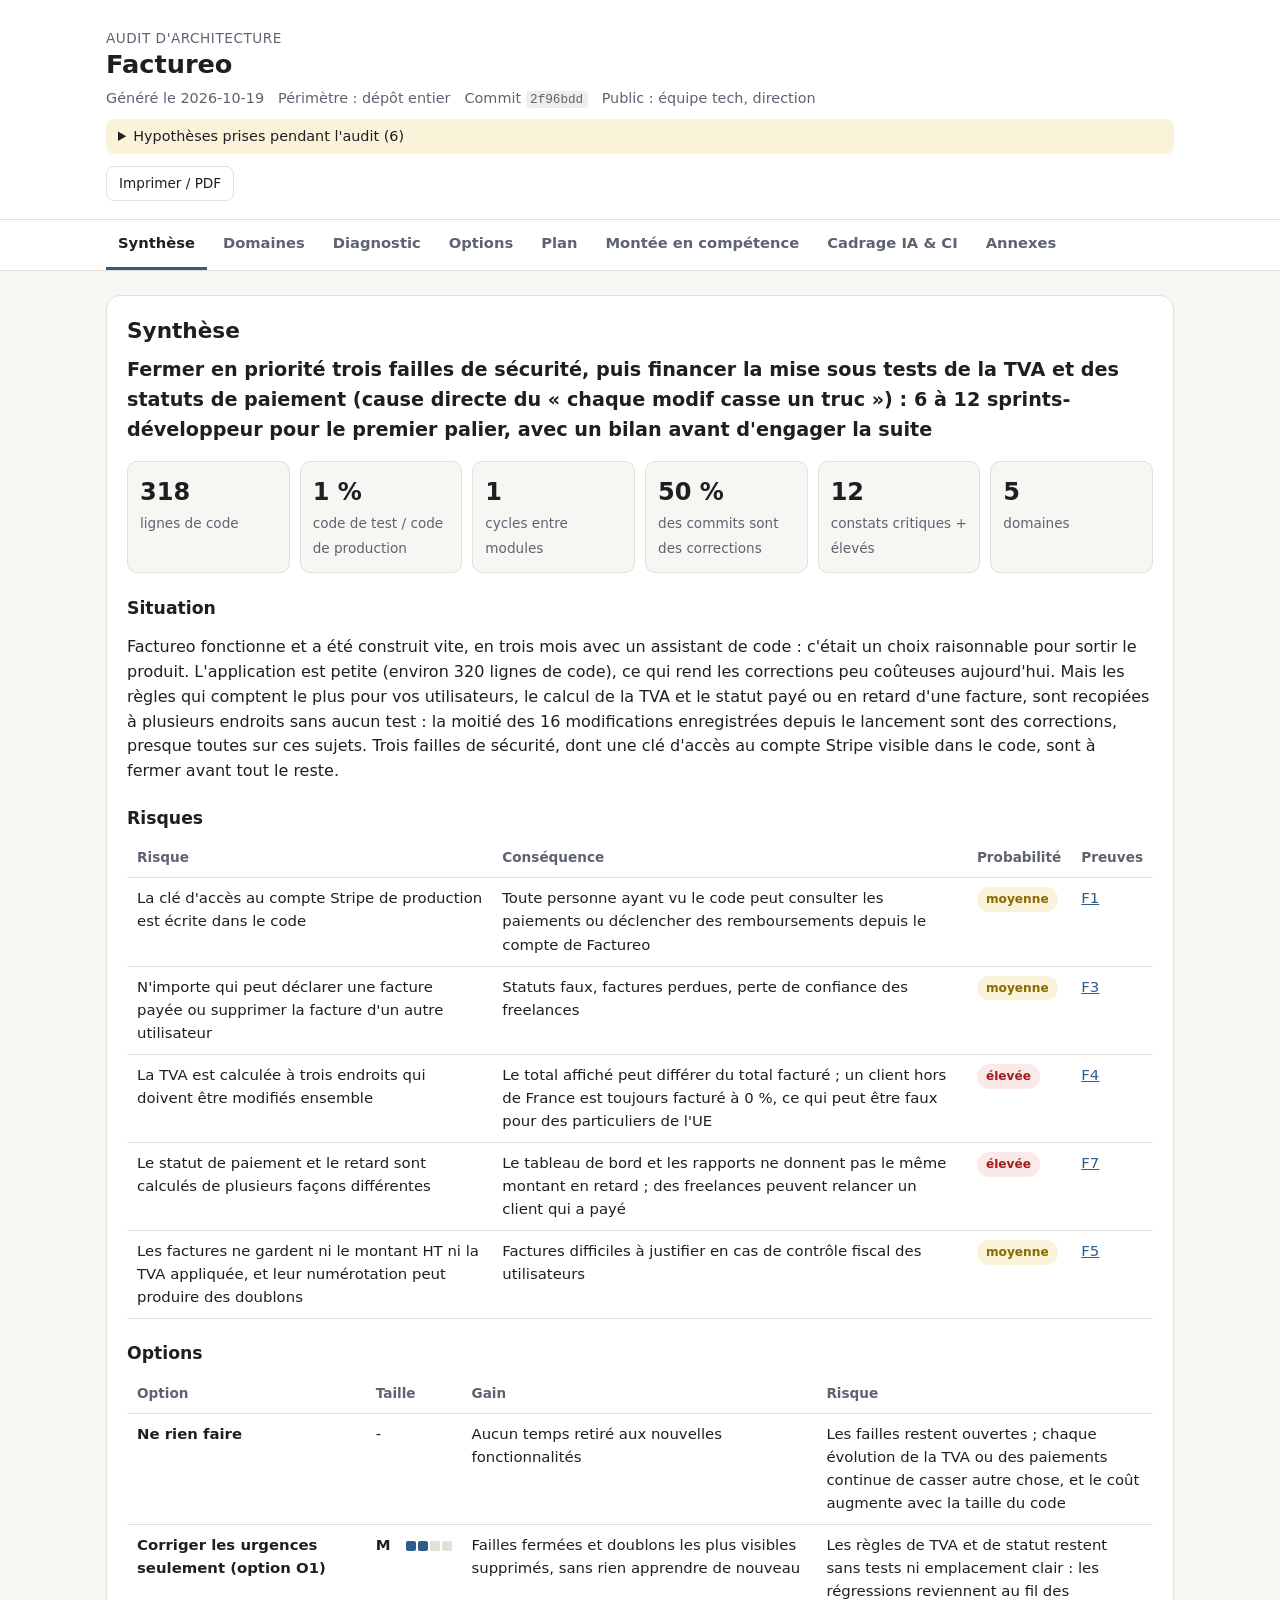
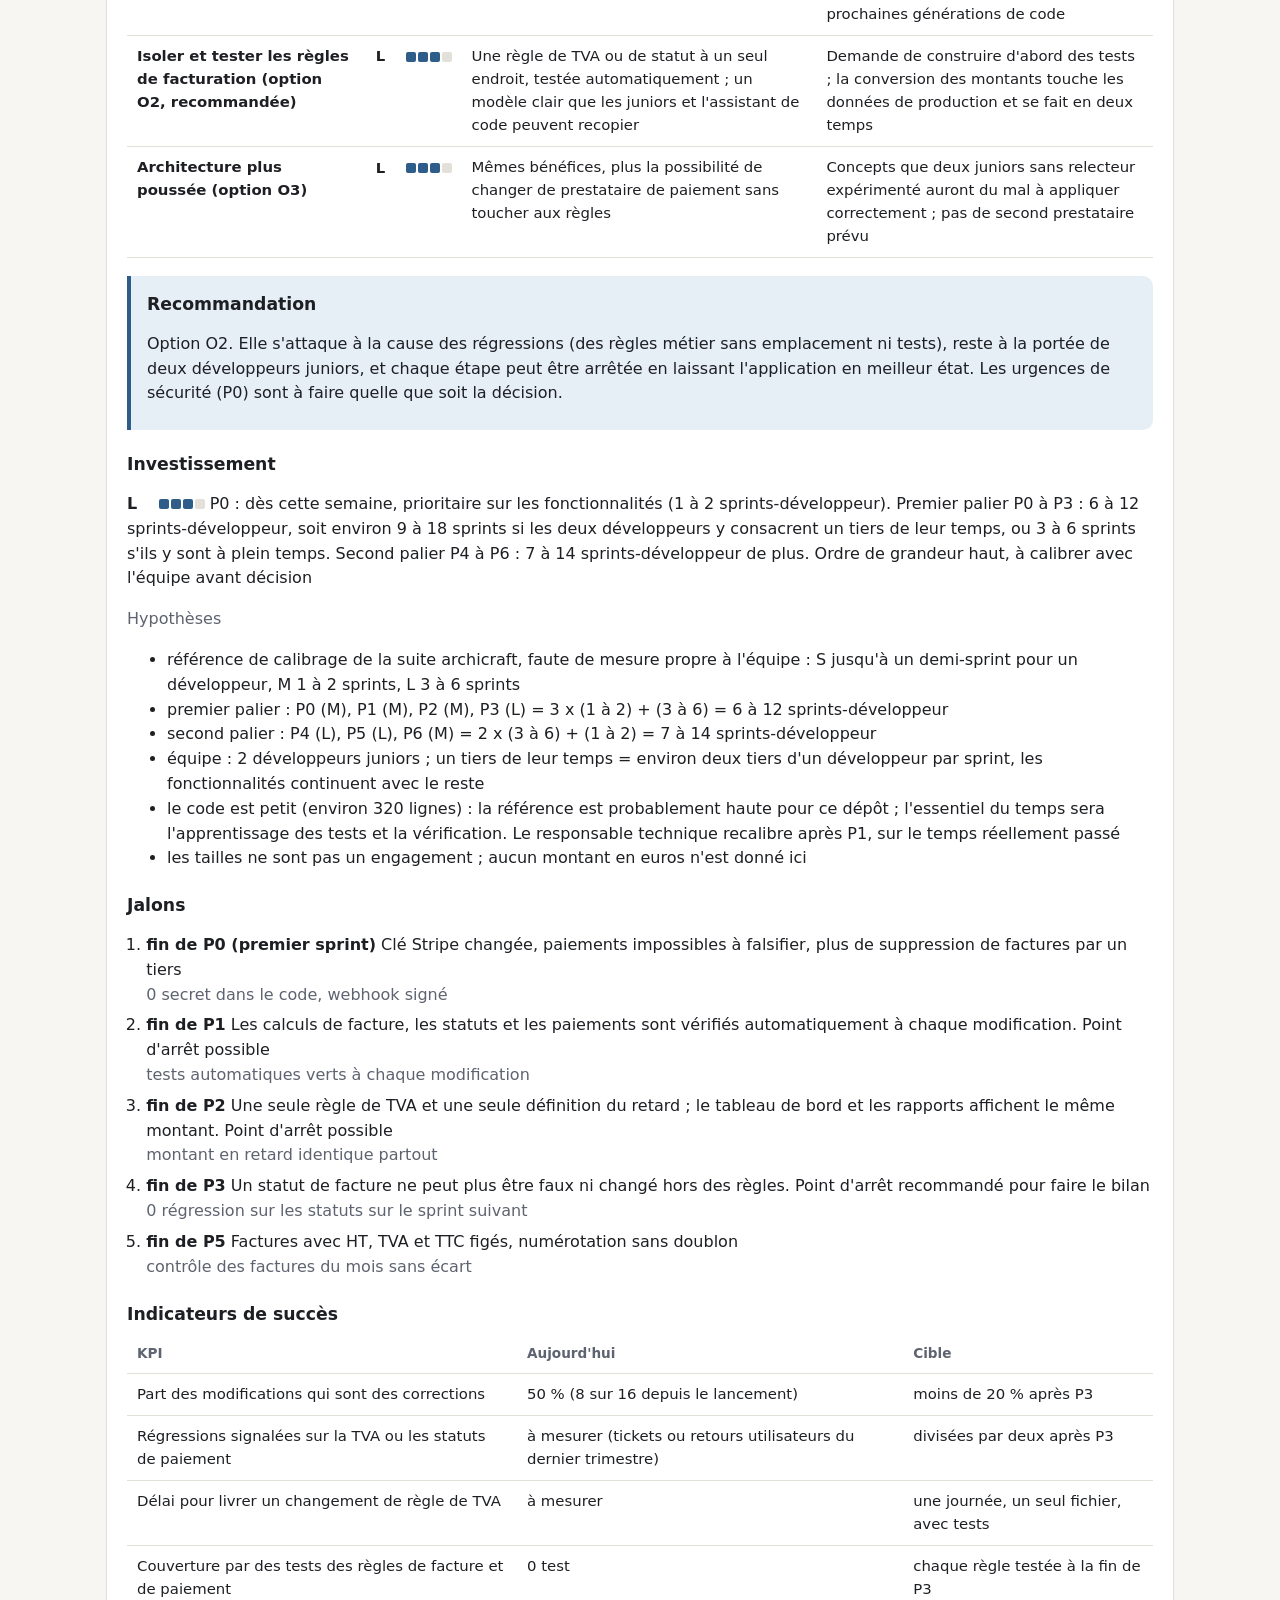
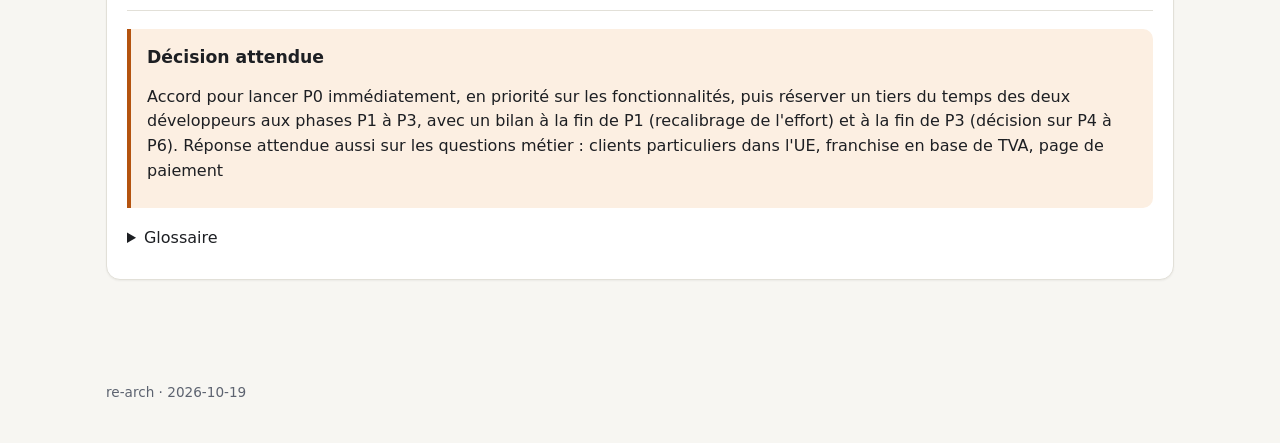
<file: docs/example/report-factureo.html>
<!doctype html>
<html lang="fr">
<head>
<meta charset="utf-8">
<meta name="viewport" content="width=device-width,initial-scale=1">
<title>Audit d&#x27;architecture · Factureo</title>
<style>
:root{--bg:#f7f6f2;--surface:#fff;--ink:#1d1f23;--muted:#5d6370;--line:#e2e0d8;--accent:#2f5d8a;--accent-soft:#e6eef6;
--crit:#9b1c1c;--crit-soft:#fbe9e9;--high:#b4530f;--high-soft:#fcefe2;--med:#8a6a00;--med-soft:#faf3d9;--low:#3f6b4e;--low-soft:#e7f2ea;
--core:#2f5d8a;--supporting:#5f7f5a;--generic:#8a7a5d;--technical:#7a7f8a;--ok-soft:#e7f2ea;--code:#f0eee8;--shadow:0 1px 2px rgba(0,0,0,.05)}
@media (prefers-color-scheme:dark){:root:not([data-theme="light"]){--bg:#15171b;--surface:#1d2026;--ink:#e8e6e1;--muted:#a0a6b1;--line:#30343c;--accent:#7fb0e0;--accent-soft:#1f2c3a;
--crit:#f08a8a;--crit-soft:#3a1f22;--high:#f0a868;--high-soft:#3a2a1c;--med:#e3c55a;--med-soft:#33301c;--low:#8cc79f;--low-soft:#1d3125;
--core:#7fb0e0;--supporting:#9cc493;--generic:#c9b68f;--technical:#a6abb6;--ok-soft:#1d3125;--code:#262a31}}
:root[data-theme="dark"]{--bg:#15171b;--surface:#1d2026;--ink:#e8e6e1;--muted:#a0a6b1;--line:#30343c;--accent:#7fb0e0;--accent-soft:#1f2c3a;
--crit:#f08a8a;--crit-soft:#3a1f22;--high:#f0a868;--high-soft:#3a2a1c;--med:#e3c55a;--med-soft:#33301c;--low:#8cc79f;--low-soft:#1d3125;
--core:#7fb0e0;--supporting:#9cc493;--generic:#c9b68f;--technical:#a6abb6;--ok-soft:#1d3125;--code:#262a31}
*{box-sizing:border-box}
html{-webkit-text-size-adjust:100%}
body{margin:0;background:var(--bg);color:var(--ink);font:16px/1.55 ui-sans-serif,system-ui,-apple-system,"Segoe UI",Roboto,"Helvetica Neue",Arial,sans-serif;overflow-x:hidden}
a{color:var(--accent)}
code{font:0.88em/1.4 ui-monospace,SFMono-Regular,Menlo,Consolas,monospace;background:var(--code);padding:.1em .35em;border-radius:4px;overflow-wrap:anywhere;word-break:break-word}
code.wrap{white-space:normal}
h1,h2,h3,h4{line-height:1.25;margin:1.4em 0 .5em}
h1{font-size:1.6rem;margin:0}
h2{font-size:1.35rem;margin-top:0}
h3{font-size:1.08rem}
h4{font-size:.95rem;color:var(--muted);margin:1em 0 .3em}
.wrapper{max-width:1100px;margin:0 auto;padding:0 16px}
header.top{padding:28px 0 18px;border-bottom:1px solid var(--line);background:var(--surface)}
header.top .kicker{color:var(--muted);font-size:.85rem;letter-spacing:.04em;text-transform:uppercase}
header.top .meta{color:var(--muted);font-size:.9rem;margin-top:6px;display:flex;flex-wrap:wrap;gap:4px 14px}
nav.tabs{position:sticky;top:0;z-index:10;background:var(--surface);border-bottom:1px solid var(--line)}
nav.tabs .wrapper{display:flex;gap:4px;overflow-x:auto;scrollbar-width:none;-webkit-overflow-scrolling:touch}
nav.tabs .wrapper::-webkit-scrollbar{display:none}
nav.tabs a{flex:0 0 auto;padding:12px 12px;color:var(--muted);text-decoration:none;font-weight:600;font-size:.92rem;border-bottom:3px solid transparent;white-space:nowrap}
nav.tabs a.on,nav.tabs a:hover{color:var(--ink);border-bottom-color:var(--accent)}
main{padding:24px 0 60px}
section.panel{background:var(--surface);border:1px solid var(--line);border-radius:14px;padding:22px 20px;margin:0 0 22px;box-shadow:var(--shadow);min-width:0}
.js section.panel{display:none}.js section.panel.on{display:block}
.headline{font-size:1.2rem;font-weight:600;margin:0 0 16px}
.muted{color:var(--muted)}
.tiles{display:grid;grid-template-columns:repeat(auto-fit,minmax(130px,1fr));gap:10px;margin:8px 0 6px}
.tile{background:var(--bg);border:1px solid var(--line);border-radius:10px;padding:12px}
.tile b{display:block;font-size:1.5rem;font-variant-numeric:tabular-nums}
.tile span{color:var(--muted);font-size:.85rem}
.callout{border-left:4px solid var(--accent);background:var(--accent-soft);padding:4px 16px 8px;border-radius:0 10px 10px 0;margin:18px 0}
.callout h3{margin-top:.8em}
.callout.decision{border-color:var(--high);background:var(--high-soft)}
.callout.ok{border-color:var(--low);background:var(--ok-soft)}
table{width:100%;border-collapse:collapse;font-size:.93rem;margin:6px 0 10px}
th,td{text-align:left;vertical-align:top;padding:9px 10px;border-bottom:1px solid var(--line)}
th{color:var(--muted);font-weight:600;font-size:.85rem}
.chip{display:inline-block;font-size:.76rem;font-weight:600;padding:2px 8px;border-radius:999px;background:var(--bg);border:1px solid var(--line);white-space:nowrap;vertical-align:middle}
.sev-critical.chip,.chip.lk-high{background:var(--crit-soft);color:var(--crit);border-color:transparent}
.sev-high.chip{background:var(--high-soft);color:var(--high);border-color:transparent}
.sev-medium.chip,.chip.lk-medium{background:var(--med-soft);color:var(--med);border-color:transparent}
.sev-low.chip,.chip.lk-low{background:var(--low-soft);color:var(--low);border-color:transparent}
.chip.rec{background:var(--accent-soft);color:var(--accent);border-color:transparent}
.chip.chosen{background:var(--accent);color:var(--surface);border-color:transparent;white-space:normal}
.chip.kind.k-core{color:var(--core)}.chip.kind.k-supporting{color:var(--supporting)}.chip.kind.k-generic{color:var(--generic)}.chip.kind.k-technical{color:var(--technical)}
.size{display:inline-flex;align-items:center;gap:6px;font-weight:700;vertical-align:middle}
.size b{min-width:1.6em}
.size .bars{display:inline-flex;gap:2px}
.size .bars i{width:10px;height:10px;border-radius:2px;background:var(--line)}
.size .bars i.on{background:var(--accent)}
.size-xl .bars i.on{background:var(--high)}
.cards{display:grid;grid-template-columns:repeat(auto-fill,minmax(min(100%,300px),1fr));gap:14px;margin-top:12px}
.cards.options{grid-template-columns:repeat(auto-fill,minmax(min(100%,330px),1fr))}
.card{border:1px solid var(--line);border-radius:12px;padding:14px 16px;background:var(--surface);min-width:0}
.card header{display:flex;flex-wrap:wrap;align-items:center;gap:6px 8px}
.card header h3,.card header h4{margin:0;flex:1 1 160px}
.card.dom{border-top:4px solid var(--technical)}
.card.dom.k-core{border-top-color:var(--core)}.card.dom.k-supporting{border-top-color:var(--supporting)}.card.dom.k-generic{border-top-color:var(--generic)}
.card.fuzzy{border-style:dashed}
.card.option.is-rec{border-color:var(--accent)}
.card.option.is-chosen{border-width:2px;border-color:var(--accent)}
.fid{font:600 .8rem ui-monospace,Menlo,monospace;color:var(--muted)}
.sizes{display:flex;flex-wrap:wrap;gap:10px 24px;background:var(--bg);border-radius:8px;padding:10px 12px;margin:10px 0}
.sizes .lbl{display:block;font-size:.78rem;color:var(--muted)}
.two{display:grid;grid-template-columns:1fr 1fr;gap:0 18px}
.two>div{min-width:0}
.filters{display:flex;flex-wrap:wrap;gap:6px;margin:14px 0}
.flt{font:inherit;font-size:.85rem;padding:5px 12px;border-radius:999px;border:1px solid var(--line);background:var(--surface);color:var(--ink);cursor:pointer}
.flt.on{background:var(--ink);color:var(--surface);border-color:var(--ink)}
details{margin:6px 0}
summary{cursor:pointer}
.finding{border:1px solid var(--line);border-left:4px solid var(--line);border-radius:10px;margin:8px 0;background:var(--surface)}
.finding.sev-critical{border-left-color:var(--crit)}.finding.sev-high{border-left-color:var(--high)}.finding.sev-medium{border-left-color:var(--med)}.finding.sev-low{border-left-color:var(--low)}
.finding>summary{display:flex;flex-wrap:wrap;align-items:baseline;gap:4px 8px;padding:12px 14px;list-style:none}
.finding>summary::-webkit-details-marker{display:none}
.finding>summary::before{content:"▸";color:var(--muted);font-size:.8rem}
.finding[open]>summary::before{content:"▾"}
.ftitle{flex:1 1 220px;font-weight:600;min-width:0}
.fdom{font-size:.85rem;width:100%;padding-left:1.1rem}
.fbody{padding:0 16px 14px}
ul.evidence,ul.files{padding-left:1.1rem}
ul.evidence li,ul.files li{margin:4px 0}
ul.checks{list-style:none;padding-left:0}
ul.checks li{padding-left:1.6em;position:relative;margin:5px 0}
ul.checks li::before{content:"";position:absolute;left:0;top:.25em;width:1em;height:1em;border:1.5px solid var(--muted);border-radius:3px}
ol.timeline{list-style:none;padding:0;margin:10px 0;position:relative}
ol.timeline::before{content:"";position:absolute;left:9px;top:6px;bottom:6px;width:2px;background:var(--line)}
.phase{position:relative;padding-left:34px;margin:0 0 18px}
.phase .dot{position:absolute;left:2px;top:14px;width:16px;height:16px;border-radius:50%;background:var(--surface);border:3px solid var(--accent)}
.phase.stop .dot{background:var(--accent)}
.pbody{border:1px solid var(--line);border-radius:12px;padding:12px 16px;min-width:0}
.pbody header{display:flex;flex-wrap:wrap;align-items:center;gap:6px 10px}
.pbody header h3{margin:0;flex:1 1 180px}
.meta{font-size:.85rem;color:var(--muted)}
.stopnote{font-weight:600;color:var(--accent)}
ol.milestones{padding-left:1.2rem}
ol.milestones li{margin:6px 0}
dl.ctx dt{font-weight:600;margin-top:8px}
dl.ctx dd{margin:2px 0 0}
.mapfig{margin:14px 0}
.dmap{width:100%;height:auto;display:block}
.map-narrow{display:none}
@media (max-width:640px){.map-wide{display:none}.map-narrow{display:block}}
.dmap .node rect{fill:var(--surface);stroke:var(--technical);stroke-width:2}
.dmap .node.k-core rect{stroke:var(--core);stroke-width:3;fill:var(--accent-soft)}
.dmap .node.k-supporting rect{stroke:var(--supporting)}
.dmap .node.k-generic rect{stroke:var(--generic)}
.dmap .node.c-low rect{stroke-dasharray:6 4}
.dmap .nt{font:600 16px ui-sans-serif,system-ui,sans-serif;fill:var(--ink);text-anchor:middle}
.dmap .ns{font:12px ui-sans-serif,system-ui,sans-serif;fill:var(--muted);text-anchor:middle}
.dmap .edge{fill:none;stroke:var(--muted);stroke-width:1.6;opacity:.75}
.dmap .edge.mutual{stroke:var(--high);stroke-width:2.2;opacity:1}
.dmap .edge.runtime{stroke-dasharray:5 4}
.dmap .ah{fill:var(--muted)}.dmap .ahw{fill:var(--high)}
.legend{display:flex;flex-wrap:wrap;gap:6px 16px;font-size:.82rem;color:var(--muted);margin-top:8px}
.legend span{display:inline-flex;align-items:center;gap:6px}
.legend .sw{width:14px;height:14px;border-radius:3px;border:2px solid var(--technical);display:inline-block}
.legend .sw.k-core{border-color:var(--core);background:var(--accent-soft)}.legend .sw.k-supporting{border-color:var(--supporting)}.legend .sw.k-generic{border-color:var(--generic)}
.legend .sw.dashed{border-style:dashed}
.legend .ln{width:22px;height:0;border-top:2px solid var(--muted);display:inline-block}
.legend .ln.mutual{border-top-color:var(--high)}
.legend .ln.dashed{border-top-style:dashed}
.dmap .appframe{fill:none;stroke:var(--line);stroke-width:2;stroke-dasharray:6 5}
.dmap .frame-label{font:600 13px ui-sans-serif,system-ui,sans-serif;fill:var(--muted)}
.dmap .nt.sm{font-size:14px}
.dmap .node.ext rect{fill:var(--bg);stroke:var(--muted);stroke-width:1.6}
.card.fine{border-left:4px solid var(--low)}
.fixsz{font-size:.78rem;color:var(--muted);display:inline-flex;align-items:center;gap:4px}
.fixsz .size .bars i{width:7px;height:7px}
.fit{display:inline-block;font-size:.8rem;font-weight:600;padding:2px 8px;border-radius:999px}
.fitp{background:var(--low-soft);color:var(--low)}.fitz{background:var(--bg);color:var(--muted)}.fitm{background:var(--crit-soft);color:var(--crit)}
.chip.t-better{background:var(--low-soft);color:var(--low)}.chip.t-worse{background:var(--crit-soft);color:var(--crit)}
.chip.st-done{background:var(--low-soft);color:var(--low)}.chip.st-in-progress{background:var(--accent-soft);color:var(--accent)}
.assume{margin-top:10px;font-size:.9rem;background:var(--med-soft);border-radius:8px;padding:6px 12px}
.assume ul{margin:6px 0}
footer{color:var(--muted);font-size:.85rem;padding:20px 0 40px}
.toolbar{display:flex;gap:8px;margin-top:12px}
.toolbar button{font:inherit;font-size:.85rem;padding:6px 12px;border:1px solid var(--line);border-radius:8px;background:var(--surface);color:var(--ink);cursor:pointer}
@media (max-width:640px){
 section.panel{padding:16px 14px;border-radius:12px}
 .two{grid-template-columns:1fr}
 table.stack thead{display:none}
 table.stack,table.stack tbody,table.stack tr,table.stack td{display:block;width:100%}
 table.stack tr{border:1px solid var(--line);border-radius:10px;margin:0 0 10px;padding:6px 10px}
 table.stack td{border:none;padding:4px 0}
 table.stack td::before{content:attr(data-l);display:block;font-size:.75rem;color:var(--muted);font-weight:600}
 h1{font-size:1.35rem}
}
@media print{
 nav.tabs,.toolbar,.filters{display:none!important}
 .js section.panel{display:block!important}
 section.panel{box-shadow:none;break-inside:auto}
 details{display:block}details>*{display:block}
 body{background:#fff}
}
</style>
</head>
<body>
<header class="top"><div class="wrapper">
<div class="kicker">Audit d&#x27;architecture</div>
<h1>Factureo</h1>
<div class="meta"><span>Généré le 2026-10-19</span><span>Périmètre : dépôt entier</span><span>Commit <code>2f96bdd</code></span><span>Public : équipe tech, direction</span></div>
<details class="assume"><summary>Hypothèses prises pendant l&#x27;audit (6)</summary><ul class=""><li>Personne disponible pour répondre : livrables en français, audience tech + associé non technique</li><li>Périmètre : dépôt entier</li><li>Pas d&#x27;exécution des scripts de build (--allow-build non utilisé) ; téléchargement d&#x27;outils d&#x27;analyse autorisé (--fetch-tools)</li><li>Facteurs qualité déduits de la demande (TVA, statuts de paiement, montée en compétence des juniors), non validés par l&#x27;équipe</li><li>Option O2 retenue par défaut (recommandée), en attente de validation</li><li>Domaines non validés par l&#x27;équipe (carte déduite du code)</li></ul></details>
<div class="toolbar"><button type="button" id="printbtn">Imprimer / PDF</button></div>
</div></header>
<nav class="tabs" aria-label="sections"><div class="wrapper"><a href="#summary">Synthèse</a><a href="#domains">Domaines</a><a href="#diagnosis">Diagnostic</a><a href="#options">Options</a><a href="#plan">Plan</a><a href="#academy">Montée en compétence</a><a href="#guardrails">Cadrage IA &amp; CI</a><a href="#appendix">Annexes</a></div></nav>
<main><div class="wrapper"><section class="panel" id="summary" aria-label="Synthèse"><h2>Synthèse</h2><p class="headline">Fermer en priorité trois failles de sécurité, puis financer la mise sous tests de la TVA et des statuts de paiement (cause directe du « chaque modif casse un truc ») : 6 à 12 sprints-développeur pour le premier palier, avec un bilan avant d&#x27;engager la suite</p><div class="tiles"><div class="tile"><b>318</b><span>lignes de code</span></div><div class="tile"><b>1 %</b><span>code de test / code de production</span></div><div class="tile"><b>1</b><span>cycles entre modules</span></div><div class="tile"><b>50 %</b><span>des commits sont des corrections</span></div><div class="tile"><b>12</b><span>constats critiques + élevés</span></div><div class="tile"><b>5</b><span>domaines</span></div></div><h3>Situation</h3><p>Factureo fonctionne et a été construit vite, en trois mois avec un assistant de code : c&#x27;était un choix raisonnable pour sortir le produit. L&#x27;application est petite (environ 320 lignes de code), ce qui rend les corrections peu coûteuses aujourd&#x27;hui. Mais les règles qui comptent le plus pour vos utilisateurs, le calcul de la TVA et le statut payé ou en retard d&#x27;une facture, sont recopiées à plusieurs endroits sans aucun test : la moitié des 16 modifications enregistrées depuis le lancement sont des corrections, presque toutes sur ces sujets. Trois failles de sécurité, dont une clé d&#x27;accès au compte Stripe visible dans le code, sont à fermer avant tout le reste.</p><h3>Risques</h3><table class="stack"><thead><tr><th>Risque</th><th>Conséquence</th><th>Probabilité</th><th>Preuves</th></tr></thead><tbody><tr><td data-l="Risque">La clé d&#x27;accès au compte Stripe de production est écrite dans le code</td><td data-l="Conséquence">Toute personne ayant vu le code peut consulter les paiements ou déclencher des remboursements depuis le compte de Factureo</td><td data-l="Probabilité"><span class="chip lk-medium">moyenne</span></td><td data-l="Preuves"><a href="#F1">F1</a></td></tr><tr><td data-l="Risque">N&#x27;importe qui peut déclarer une facture payée ou supprimer la facture d&#x27;un autre utilisateur</td><td data-l="Conséquence">Statuts faux, factures perdues, perte de confiance des freelances</td><td data-l="Probabilité"><span class="chip lk-medium">moyenne</span></td><td data-l="Preuves"><a href="#F3">F3</a></td></tr><tr><td data-l="Risque">La TVA est calculée à trois endroits qui doivent être modifiés ensemble</td><td data-l="Conséquence">Le total affiché peut différer du total facturé ; un client hors de France est toujours facturé à 0 %, ce qui peut être faux pour des particuliers de l&#x27;UE</td><td data-l="Probabilité"><span class="chip lk-high">élevée</span></td><td data-l="Preuves"><a href="#F4">F4</a></td></tr><tr><td data-l="Risque">Le statut de paiement et le retard sont calculés de plusieurs façons différentes</td><td data-l="Conséquence">Le tableau de bord et les rapports ne donnent pas le même montant en retard ; des freelances peuvent relancer un client qui a payé</td><td data-l="Probabilité"><span class="chip lk-high">élevée</span></td><td data-l="Preuves"><a href="#F7">F7</a></td></tr><tr><td data-l="Risque">Les factures ne gardent ni le montant HT ni la TVA appliquée, et leur numérotation peut produire des doublons</td><td data-l="Conséquence">Factures difficiles à justifier en cas de contrôle fiscal des utilisateurs</td><td data-l="Probabilité"><span class="chip lk-medium">moyenne</span></td><td data-l="Preuves"><a href="#F5">F5</a></td></tr></tbody></table><h3>Options</h3><table class="stack"><thead><tr><th>Option</th><th>Taille</th><th>Gain</th><th>Risque</th></tr></thead><tbody><tr><td data-l="Option"><strong>Ne rien faire</strong></td><td data-l="Taille">-</td><td data-l="Gain">Aucun temps retiré aux nouvelles fonctionnalités</td><td data-l="Risque">Les failles restent ouvertes ; chaque évolution de la TVA ou des paiements continue de casser autre chose, et le coût augmente avec la taille du code</td></tr><tr><td data-l="Option"><strong>Corriger les urgences seulement (option O1)</strong></td><td data-l="Taille"><span class="size size-m"><b>M</b><span class="bars"><i class="on"></i><i class="on"></i><i class=""></i><i class=""></i></span></span></td><td data-l="Gain">Failles fermées et doublons les plus visibles supprimés, sans rien apprendre de nouveau</td><td data-l="Risque">Les règles de TVA et de statut restent sans tests ni emplacement clair : les régressions reviennent au fil des prochaines générations de code</td></tr><tr><td data-l="Option"><strong>Isoler et tester les règles de facturation (option O2, recommandée)</strong></td><td data-l="Taille"><span class="size size-l"><b>L</b><span class="bars"><i class="on"></i><i class="on"></i><i class="on"></i><i class=""></i></span></span></td><td data-l="Gain">Une règle de TVA ou de statut à un seul endroit, testée automatiquement ; un modèle clair que les juniors et l&#x27;assistant de code peuvent recopier</td><td data-l="Risque">Demande de construire d&#x27;abord des tests ; la conversion des montants touche les données de production et se fait en deux temps</td></tr><tr><td data-l="Option"><strong>Architecture plus poussée (option O3)</strong></td><td data-l="Taille"><span class="size size-l"><b>L</b><span class="bars"><i class="on"></i><i class="on"></i><i class="on"></i><i class=""></i></span></span></td><td data-l="Gain">Mêmes bénéfices, plus la possibilité de changer de prestataire de paiement sans toucher aux règles</td><td data-l="Risque">Concepts que deux juniors sans relecteur expérimenté auront du mal à appliquer correctement ; pas de second prestataire prévu</td></tr></tbody></table><div class="callout"><h3>Recommandation</h3><p>Option O2. Elle s&#x27;attaque à la cause des régressions (des règles métier sans emplacement ni tests), reste à la portée de deux développeurs juniors, et chaque étape peut être arrêtée en laissant l&#x27;application en meilleur état. Les urgences de sécurité (P0) sont à faire quelle que soit la décision.</p></div><h3>Investissement</h3><p><span class="size size-l"><b>L</b><span class="bars"><i class="on"></i><i class="on"></i><i class="on"></i><i class=""></i></span></span> P0 : dès cette semaine, prioritaire sur les fonctionnalités (1 à 2 sprints-développeur). Premier palier P0 à P3 : 6 à 12 sprints-développeur, soit environ 9 à 18 sprints si les deux développeurs y consacrent un tiers de leur temps, ou 3 à 6 sprints s&#x27;ils y sont à plein temps. Second palier P4 à P6 : 7 à 14 sprints-développeur de plus. Ordre de grandeur haut, à calibrer avec l&#x27;équipe avant décision</p><p class="muted">Hypothèses</p><ul class=""><li>référence de calibrage de la suite archicraft, faute de mesure propre à l&#x27;équipe : S jusqu&#x27;à un demi-sprint pour un développeur, M 1 à 2 sprints, L 3 à 6 sprints</li><li>premier palier : P0 (M), P1 (M), P2 (M), P3 (L) = 3 x (1 à 2) + (3 à 6) = 6 à 12 sprints-développeur</li><li>second palier : P4 (L), P5 (L), P6 (M) = 2 x (3 à 6) + (1 à 2) = 7 à 14 sprints-développeur</li><li>équipe : 2 développeurs juniors ; un tiers de leur temps = environ deux tiers d&#x27;un développeur par sprint, les fonctionnalités continuent avec le reste</li><li>le code est petit (environ 320 lignes) : la référence est probablement haute pour ce dépôt ; l&#x27;essentiel du temps sera l&#x27;apprentissage des tests et la vérification. Le responsable technique recalibre après P1, sur le temps réellement passé</li><li>les tailles ne sont pas un engagement ; aucun montant en euros n&#x27;est donné ici</li></ul><h3>Jalons</h3><ol class="milestones"><li><b>fin de P0 (premier sprint)</b> Clé Stripe changée, paiements impossibles à falsifier, plus de suppression de factures par un tiers<br><span class="muted">0 secret dans le code, webhook signé</span></li><li><b>fin de P1</b> Les calculs de facture, les statuts et les paiements sont vérifiés automatiquement à chaque modification. Point d&#x27;arrêt possible<br><span class="muted">tests automatiques verts à chaque modification</span></li><li><b>fin de P2</b> Une seule règle de TVA et une seule définition du retard ; le tableau de bord et les rapports affichent le même montant. Point d&#x27;arrêt possible<br><span class="muted">montant en retard identique partout</span></li><li><b>fin de P3</b> Un statut de facture ne peut plus être faux ni changé hors des règles. Point d&#x27;arrêt recommandé pour faire le bilan<br><span class="muted">0 régression sur les statuts sur le sprint suivant</span></li><li><b>fin de P5</b> Factures avec HT, TVA et TTC figés, numérotation sans doublon<br><span class="muted">contrôle des factures du mois sans écart</span></li></ol><h3>Indicateurs de succès</h3><table class="stack"><thead><tr><th>KPI</th><th>Aujourd'hui</th><th>Cible</th></tr></thead><tbody><tr><td data-l="KPI">Part des modifications qui sont des corrections</td><td data-l="Aujourd&#x27;hui">50 % (8 sur 16 depuis le lancement)</td><td data-l="Cible">moins de 20 % après P3</td></tr><tr><td data-l="KPI">Régressions signalées sur la TVA ou les statuts de paiement</td><td data-l="Aujourd&#x27;hui">à mesurer (tickets ou retours utilisateurs du dernier trimestre)</td><td data-l="Cible">divisées par deux après P3</td></tr><tr><td data-l="KPI">Délai pour livrer un changement de règle de TVA</td><td data-l="Aujourd&#x27;hui">à mesurer</td><td data-l="Cible">une journée, un seul fichier, avec tests</td></tr><tr><td data-l="KPI">Couverture par des tests des règles de facture et de paiement</td><td data-l="Aujourd&#x27;hui">0 test</td><td data-l="Cible">chaque règle testée à la fin de P3</td></tr></tbody></table><div class="callout decision"><h3>Décision attendue</h3><p>Accord pour lancer P0 immédiatement, en priorité sur les fonctionnalités, puis réserver un tiers du temps des deux développeurs aux phases P1 à P3, avec un bilan à la fin de P1 (recalibrage de l&#x27;effort) et à la fin de P3 (décision sur P4 à P6). Réponse attendue aussi sur les questions métier : clients particuliers dans l&#x27;UE, franchise en base de TVA, page de paiement</p></div><details><summary>Glossaire</summary><dl><dt>Test automatisé</dt><dd>Petit programme qui vérifie à chaque modification qu&#x27;un calcul donne toujours le bon résultat</dd><dt>Refactoring</dt><dd>Réorganiser le code sans changer ce que voit l&#x27;utilisateur, pour le rendre plus sûr à modifier</dd><dt>Webhook</dt><dd>Message envoyé automatiquement par Stripe à Factureo quand un paiement arrive</dd><dt>Sprint</dt><dd>Période de travail de deux semaines</dd></dl></details></section><section class="panel" id="domains" aria-label="Domaines"><h2>Domaines</h2><p class="muted">Carte des domaines pas encore validée par l&#x27;équipe · imports (résolveur TypeScript) + co-change git + modèle de données Prisma + routes Next.js, regroupés (modularité 0,37) puis relus fichier par fichier ; clusters C2 (auth + webhook) et C4 redécoupés à la lecture</p><figure class="mapfig"><div class="map-wide"><svg viewBox="0 0 960 412" role="img" aria-label="Carte des domaines" class="dmap"><defs><marker id="ah4" viewBox="0 0 10 10" refX="9" refY="5" markerWidth="7" markerHeight="7" orient="auto-start-reverse"><path d="M0,0 L10,5 L0,10 z" class="ah"/></marker><marker id="ahw4" viewBox="0 0 10 10" refX="9" refY="5" markerWidth="7" markerHeight="7" orient="auto-start-reverse"><path d="M0,0 L10,5 L0,10 z" class="ahw"/></marker></defs><path d="M480,94 C480,128 480,128 480,162" class="edge" marker-end="url(#ah4)"/><path d="M492,94 L492,135 L817,135 L817,279 L268,279 L268,306" class="edge mutual" marker-end="url(#ahw4)" marker-start="url(#ahw4)"/><path d="M480,238 C480,272 480,272 480,306" class="edge mutual" marker-end="url(#ahw4)" marker-start="url(#ahw4)"/><path d="M492,308 L492,261 L826,261 L826,117 L492,117 L492,96" class="edge" marker-end="url(#ah4)"/><g class="node k-core c-high"><rect x="380" y="20" width="200" height="74" rx="10"/><text x="480" y="54" class="nt">Facturation</text><text x="480" y="82" class="ns">cœur · 115 loc</text></g><g class="node k-supporting c-high"><rect x="380" y="164" width="200" height="74" rx="10"/><text x="480" y="198" class="nt">Clients</text><text x="480" y="226" class="ns">support · 50 loc</text></g><g class="node k-core c-medium"><rect x="157" y="308" width="200" height="74" rx="10"/><text x="256" y="342" class="nt">Encaissements</text><text x="256" y="370" class="ns">cœur · 27 loc</text></g><g class="node k-supporting c-medium"><rect x="380" y="308" width="200" height="74" rx="10"/><text x="480" y="334" class="nt">Tableau de bord et</text><text x="480" y="353" class="nt">rapports</text><text x="480" y="370" class="ns">support · 49 loc</text></g><g class="node k-generic c-medium"><rect x="604" y="308" width="200" height="74" rx="10"/><text x="704" y="334" class="nt">Compte et</text><text x="704" y="353" class="nt">authentification</text><text x="704" y="370" class="ns">générique · 33 loc</text></g></svg></div><div class="map-narrow"><svg viewBox="0 0 420 556" role="img" aria-label="Carte des domaines" class="dmap"><defs><marker id="ah2" viewBox="0 0 10 10" refX="9" refY="5" markerWidth="7" markerHeight="7" orient="auto-start-reverse"><path d="M0,0 L10,5 L0,10 z" class="ah"/></marker><marker id="ahw2" viewBox="0 0 10 10" refX="9" refY="5" markerWidth="7" markerHeight="7" orient="auto-start-reverse"><path d="M0,0 L10,5 L0,10 z" class="ahw"/></marker></defs><path d="M210,94 C210,128 210,128 210,162" class="edge" marker-end="url(#ah2)"/><path d="M222,94 L222,135 L389,135 L389,279 L134,279 L134,306" class="edge mutual" marker-end="url(#ahw2)" marker-start="url(#ahw2)"/><path d="M210,238 C210,272 298,272 298,306" class="edge mutual" marker-end="url(#ahw2)" marker-start="url(#ahw2)"/><path d="M310,308 L310,261 L398,261 L398,117 L222,117 L222,96" class="edge" marker-end="url(#ah2)"/><g class="node k-core c-high"><rect x="134" y="20" width="153" height="74" rx="10"/><text x="210" y="54" class="nt">Facturation</text><text x="210" y="82" class="ns">cœur · 115 loc</text></g><g class="node k-supporting c-high"><rect x="134" y="164" width="153" height="74" rx="10"/><text x="210" y="198" class="nt">Clients</text><text x="210" y="226" class="ns">support · 50 loc</text></g><g class="node k-core c-medium"><rect x="45" y="308" width="153" height="74" rx="10"/><text x="122" y="342" class="nt">Encaissements</text><text x="122" y="370" class="ns">cœur · 27 loc</text></g><g class="node k-supporting c-medium"><rect x="222" y="308" width="153" height="74" rx="10"/><text x="298" y="334" class="nt">Tableau de bord</text><text x="298" y="353" class="nt">et rapports</text><text x="298" y="370" class="ns">support · 49 loc</text></g><g class="node k-generic c-medium"><rect x="134" y="452" width="153" height="74" rx="10"/><text x="210" y="478" class="nt">Compte et</text><text x="210" y="497" class="nt">authentification</text><text x="210" y="514" class="ns">générique · 33 loc</text></g></svg></div><figcaption class="legend"><span><i class="sw k-core"></i>cœur</span><span><i class="sw k-supporting"></i>support</span><span><i class="sw k-generic"></i>générique</span><span><i class="sw k-technical"></i>technique</span><span><i class="ln"></i>dépend de</span><span><i class="ln mutual"></i>dépendance mutuelle</span><span><i class="ln dashed"></i>injectée à l'exécution (DI)</span><span><i class="sw dashed"></i>confiance faible</span></figcaption></figure><h3>Vue contexte (C4)</h3><figure class="mapfig"><div class="map-wide"><svg viewBox="0 0 960 278" role="img" aria-label="Vue contexte (C4)" class="dmap ctxmap"><rect x="6" y="8" width="948" height="106" rx="14" class="appframe"/><text x="18" y="30" class="frame-label">Application</text><text x="18" y="190" class="frame-label">Systèmes externes</text><defs><marker id="ahctx5" viewBox="0 0 10 10" refX="9" refY="5" markerWidth="7" markerHeight="7" orient="auto"><path d="M0,0 L10,5 L0,10 z" class="ah"/></marker></defs><path d="M100,98 C100,152 290,152 290,206" class="edge" marker-end="url(#ahctx5)"/><path d="M290,98 C290,152 290,152 290,206" class="edge" marker-end="url(#ahctx5)"/><path d="M480,98 C480,152 290,152 290,206" class="edge" marker-end="url(#ahctx5)"/><path d="M670,98 C670,152 290,152 290,206" class="edge" marker-end="url(#ahctx5)"/><path d="M860,98 C860,152 290,152 290,206" class="edge" marker-end="url(#ahctx5)"/><path d="M290,98 C290,152 480,152 480,206" class="edge" marker-end="url(#ahctx5)"/><path d="M100,98 C100,152 670,152 670,206" class="edge" marker-end="url(#ahctx5)"/><path d="M290,98 C290,152 670,152 670,206" class="edge" marker-end="url(#ahctx5)"/><g class="node k-core"><rect x="12" y="44" width="176" height="54" rx="9"/><text x="100" y="76" class="nt sm">Facturation</text></g><g class="node k-core"><rect x="202" y="44" width="176" height="54" rx="9"/><text x="290" y="76" class="nt sm">Encaissements</text></g><g class="node k-supporting"><rect x="392" y="44" width="176" height="54" rx="9"/><text x="480" y="76" class="nt sm">Clients</text></g><g class="node k-supporting"><rect x="582" y="44" width="176" height="54" rx="9"/><text x="670" y="68" class="nt sm">Tableau de bord et</text><text x="670" y="84" class="nt sm">rapports</text></g><g class="node k-generic"><rect x="772" y="44" width="176" height="54" rx="9"/><text x="860" y="68" class="nt sm">Compte et</text><text x="860" y="84" class="nt sm">authentification</text></g><g class="node ext"><rect x="202" y="208" width="176" height="54" rx="9"/><text x="290" y="232" class="nt sm">PostgreSQL / base</text><text x="290" y="248" class="nt sm">relationnelle…</text></g><g class="node ext"><rect x="392" y="208" width="176" height="54" rx="9"/><text x="480" y="233" class="nt sm">Stripe</text><text x="480" y="250" class="ns">payment</text></g><g class="node ext"><rect x="582" y="208" width="176" height="54" rx="9"/><text x="670" y="233" class="nt sm">Resend</text><text x="670" y="250" class="ns">email</text></g></svg></div><div class="map-narrow"><svg viewBox="0 0 420 370" role="img" aria-label="Vue contexte (C4)" class="dmap ctxmap"><text x="12" y="24" class="frame-label">Application</text><text x="248" y="24" class="frame-label">Systèmes externes</text><defs><marker id="ahctx2" viewBox="0 0 10 10" refX="9" refY="5" markerWidth="7" markerHeight="7" orient="auto"><path d="M0,0 L10,5 L0,10 z" class="ah"/></marker></defs><path d="M172,65 C209,65 209,129 246,129" class="edge" marker-end="url(#ahctx2)"/><path d="M172,129 C209,129 209,129 246,129" class="edge" marker-end="url(#ahctx2)"/><path d="M172,193 C209,193 209,129 246,129" class="edge" marker-end="url(#ahctx2)"/><path d="M172,257 C209,257 209,129 246,129" class="edge" marker-end="url(#ahctx2)"/><path d="M172,321 C209,321 209,129 246,129" class="edge" marker-end="url(#ahctx2)"/><path d="M172,129 C209,129 209,193 246,193" class="edge" marker-end="url(#ahctx2)"/><path d="M172,65 C209,65 209,257 246,257" class="edge" marker-end="url(#ahctx2)"/><path d="M172,129 C209,129 209,257 246,257" class="edge" marker-end="url(#ahctx2)"/><g class="node k-core"><rect x="12" y="40" width="160" height="50" rx="9"/><text x="92" y="70" class="nt sm">Facturation</text></g><g class="node k-core"><rect x="12" y="104" width="160" height="50" rx="9"/><text x="92" y="134" class="nt sm">Encaissements</text></g><g class="node k-supporting"><rect x="12" y="168" width="160" height="50" rx="9"/><text x="92" y="198" class="nt sm">Clients</text></g><g class="node k-supporting"><rect x="12" y="232" width="160" height="50" rx="9"/><text x="92" y="254" class="nt sm">Tableau de bord et</text><text x="92" y="270" class="nt sm">rapports</text></g><g class="node k-generic"><rect x="12" y="296" width="160" height="50" rx="9"/><text x="92" y="318" class="nt sm">Compte et</text><text x="92" y="334" class="nt sm">authentification</text></g><g class="node ext"><rect x="248" y="104" width="160" height="50" rx="9"/><text x="328" y="126" class="nt sm">PostgreSQL / base</text><text x="328" y="142" class="nt sm">relationnelle…</text></g><g class="node ext"><rect x="248" y="168" width="160" height="50" rx="9"/><text x="328" y="191" class="nt sm">Stripe</text><text x="328" y="208" class="ns">payment</text></g><g class="node ext"><rect x="248" y="232" width="160" height="50" rx="9"/><text x="328" y="255" class="nt sm">Resend</text><text x="328" y="272" class="ns">email</text></g></svg></div></figure><div class="cards"><article class="card dom k-core" id="dom-invoicing"><header><h3>Facturation</h3><span class="chip kind k-core">cœur</span><span class="chip conf c-high">Confiance élevée</span></header><p>Création des factures (numérotation, lignes, calcul HT/TTC), cycle de vie brouillon -&gt; envoyée -&gt; payée/annulée, envoi par email, listes et cartes de facture</p><p class="muted">entités propres (Invoice, InvoiceLine), routes /api/invoices, co-change fort entre API, page de création et utils</p><p><b>Entités</b> Invoice, InvoiceLine</p><p><b>Dépend de</b></p><ul><li><strong>Clients</strong> <span class="muted">(données partagées)</span> lit Client.vatRate pour calculer le TTC et Client.email pour l&#x27;envoi</li><li><strong>Encaissements</strong> <span class="muted">(modifiés ensemble)</span> le statut de facture est écrit à la fois par PATCH /api/invoices/:id et par le webhook Stripe (3 commits &#x27;fix payment status&#x27; communs)</li></ul><details><summary>Fichiers (7, 115 loc)</summary><ul class="files"><li><code>src/app/api/invoices/route.ts</code></li><li><code>src/app/api/invoices/[id]/route.ts</code></li><li><code>src/app/invoices/new/page.tsx</code></li><li><code>src/app/invoices/page.tsx</code></li><li><code>src/components/InvoiceCard.tsx</code></li><li><code>src/components/InvoiceCardNew.tsx</code></li><li><code>src/hooks/useInvoices.ts</code></li></ul></details></article><article class="card dom k-core" id="dom-payments"><header><h3>Encaissements</h3><span class="chip kind k-core">cœur</span><span class="chip conf c-medium">Confiance moyenne</span></header><p>Réception des paiements Stripe (webhook), enregistrement des Payment, passage de la facture en payée ou partielle, email de confirmation</p><p class="muted">entité propre (Payment) et intégration Stripe, mais un seul fichier et des règles de statut partagées avec la facturation</p><p><b>Entités</b> Payment</p><p><b>Dépend de</b></p><ul><li><strong>Facturation</strong> <span class="muted">(données partagées)</span> écrit directement Invoice.status (&#x27;paid&#x27;, &#x27;partial&#x27;) sans passer par les règles de transition de la facturation</li></ul><details><summary>Fichiers (1, 27 loc)</summary><ul class="files"><li><code>src/app/api/webhooks/stripe/route.ts</code></li></ul></details></article><article class="card dom k-supporting" id="dom-clients"><header><h3>Clients</h3><span class="chip kind k-supporting">support</span><span class="chip conf c-high">Confiance élevée</span></header><p>Fiche client (nom, email, pays) et détermination du taux de TVA selon le pays au moment de la création ; solde impayé par client</p><p class="muted">entité propre (Client), routes /api/clients, cluster cohésif (0,74) confirmé par le co-change</p><p><b>Entités</b> Client</p><p><b>Dépend de</b></p><ul><li><strong>Tableau de bord et rapports</strong> <span class="muted">(imports)</span> GET /api/clients appelle unpaidTotalForClient (stats.ts) pour afficher le solde : cycle de fichiers clients -&gt; stats -&gt; clientsLookup -&gt; clients</li></ul><details><summary>Fichiers (4, 50 loc)</summary><ul class="files"><li><code>src/app/api/clients/route.ts</code></li><li><code>src/app/api/invoices/clientsLookup.ts</code></li><li><code>src/app/clients/page.tsx</code></li><li><code>src/components/ClientForm.tsx</code></li></ul></details></article><article class="card dom k-supporting" id="dom-reporting"><header><h3>Tableau de bord et rapports</h3><span class="chip kind k-supporting">support</span><span class="chip conf c-medium">Confiance moyenne</span></header><p>Chiffre d&#x27;affaires, encours, montants en retard, CA par mois, solde impayé par client</p><p class="muted">routes /api/reports et /dashboard, co-change fort avec la facturation ; pas d&#x27;entité propre (lit Invoice)</p><p><b>Dépend de</b></p><ul><li><strong>Facturation</strong> <span class="muted">(données partagées)</span> relit Invoice.status et dueAt et recalcule à sa façon &#x27;en retard&#x27; et &#x27;impayé&#x27;</li><li><strong>Clients</strong> <span class="muted">(imports)</span> stats.ts appelle getClientOrThrow de clientsLookup.ts</li></ul><details><summary>Fichiers (3, 49 loc)</summary><ul class="files"><li><code>src/app/api/reports/route.ts</code></li><li><code>src/app/dashboard/page.tsx</code></li><li><code>src/app/api/invoices/stats.ts</code></li></ul></details></article><article class="card dom k-generic" id="dom-account"><header><h3>Compte et authentification</h3><span class="chip kind k-generic">générique</span><span class="chip conf c-medium">Confiance moyenne</span></header><p>Inscription, connexion par JWT, utilisateur courant, paramètres du compte (numéro de TVA de l&#x27;émetteur)</p><p class="muted">entité User et route /api/auth ; la page Paramètres appelle une méthode PUT qui n&#x27;existe pas</p><p><b>Entités</b> User</p><details><summary>Fichiers (3, 33 loc)</summary><ul class="files"><li><code>src/app/api/auth/route.ts</code></li><li><code>src/lib/auth.ts</code></li><li><code>src/app/settings/page.tsx</code></li></ul></details></article></div><h3>Zones floues</h3><div class="cards"><article class="card fuzzy"><h4>Règles de TVA</h4><p>le taux est décidé à la création du client (clients/route.ts, en dur par pays), figé dans Client.vatRate, puis le TTC est calculé dans utils.ts côté serveur et recopié à la main dans la page de création de facture. Aucune de ces trois places n&#x27;est le &#x27;module TVA&#x27;</p><ul class="files"><li><code>src/app/api/clients/route.ts</code></li><li><code>src/utils/utils.ts</code></li><li><code>src/app/invoices/new/page.tsx</code></li></ul></article><article class="card fuzzy"><h4>Statut de paiement et retard</h4><p>le statut est écrit par deux routes sans règle commune (&#x27;partial&#x27; n&#x27;est connu que du webhook) et &#x27;en retard&#x27; est calculé de 5 façons différentes (API, rapports, dashboard, deux cartes)</p><ul class="files"><li><code>src/app/api/invoices/[id]/route.ts</code></li><li><code>src/app/api/webhooks/stripe/route.ts</code></li><li><code>src/app/api/invoices/route.ts</code></li><li><code>src/app/api/reports/route.ts</code></li><li><code>src/app/dashboard/page.tsx</code></li><li><code>src/utils/utils.ts</code></li><li><code>src/components/InvoiceCardNew.tsx</code></li></ul></article><article class="card fuzzy"><h4>Solde client rangé dans le dossier factures</h4><p>stats.ts et clientsLookup.ts sont sous api/invoices mais servent les clients, et clientsLookup réexporte le handler GET de la route clients</p><ul class="files"><li><code>src/app/api/invoices/stats.ts</code></li><li><code>src/app/api/invoices/clientsLookup.ts</code></li></ul></article></div><h3>Parties techniques partagées</h3><ul><li><code>src/lib/prisma.ts</code> Client Prisma principal, utilisé par 6 fichiers</li><li><code>src/lib/db.ts</code> Second client Prisma (marqué &#x27;TODO remove&#x27;), utilisé par reports et stats</li><li><code>src/lib/api.ts</code> Client HTTP front basé sur fetch</li><li><code>src/lib/api2.ts</code> Second client HTTP front basé sur axios</li><li><code>src/lib/email.ts</code> Envoi d&#x27;email via Resend, erreurs avalées</li><li><code>src/utils/utils.ts</code> Fourre-tout : formatage, calcul TTC (règle de TVA), retard, et la clé Stripe en dur</li><li><code>src/utils/helpers.ts</code> Second fourre-tout : formatage (doublon) et numérotation des factures</li></ul></section><section class="panel" id="diagnosis" aria-label="Diagnostic"><h2>Diagnostic</h2><div class="callout ok"><h3>Points forts à préserver</h3><ul class=""><li>Le schéma Prisma est petit, normalisé, avec des relations explicites : il sert de base saine aux migrations nécessaires</li><li>Les routes de liste et de création vérifient l&#x27;utilisateur et filtrent par userId (GET/POST /api/invoices, GET /api/clients)</li><li>Mots de passe hachés avec bcrypt, conventions Next.js App Router respectées (une route par ressource)</li><li>La base est petite (318 lignes) : chaque correction structurelle coûte aujourd&#x27;hui des heures, pas des semaines</li></ul></div><div class="filters" role="group" aria-label="Gravité"><button type="button" class="flt on" data-sev="all">Tous (17)</button><button type="button" class="flt" data-sev="critical">critique (3)</button><button type="button" class="flt" data-sev="high">élevée (9)</button><button type="button" class="flt" data-sev="medium">moyenne (4)</button><button type="button" class="flt" data-sev="low">faible (1)</button></div><div class="findings"><details class="finding sev-critical" id="F1" data-sev="critical"><summary><span class="fid">F1</span><span class="chip sev-critical">critique</span><span class="fixsz" title="correction">correction <span class="size size-s"><b>S</b><span class="bars"><i class="on"></i><i class=""></i><i class=""></i><i class=""></i></span></span></span><span class="ftitle">Une clé Stripe de production (sk_live) est écrite en dur dans le code et versionnée</span><span class="muted fdom">Encaissements</span></summary><div class="fbody"><h4>Preuves</h4><ul class="evidence"><li><code>src/utils/utils.ts:12</code> constante STRIPE_SECRET avec une valeur sk_live (valeur non recopiée ici)</li><li><code>src/app/api/webhooks/stripe/route.ts:5</code> importée par le webhook et passée à new Stripe() ligne 6</li></ul><div class="two"><div><h4>Impact pour l'équipe</h4><p>La clé est dans l&#x27;historique git : la supprimer du fichier ne suffit pas, toute personne ayant eu accès au dépôt (ou à Cursor, ou à un fork) peut l&#x27;avoir</p></div><div><h4>Impact pour l'entreprise</h4><p>Avec cette clé, un tiers peut lire les paiements des clients, créer des remboursements ou des virements depuis le compte Stripe de Factureo</p></div></div><h4>Piste de correction</h4><p>Révoquer et régénérer la clé dans Stripe aujourd&#x27;hui, la lire depuis une variable d&#x27;environnement dans un module de configuration unique, ajouter un scan de secrets en CI</p><p class="muted">involontaire, imprudente</p></div></details><details class="finding sev-critical" id="F2" data-sev="critical"><summary><span class="fid">F2</span><span class="chip sev-critical">critique</span><span class="fixsz" title="correction">correction <span class="size size-s"><b>S</b><span class="bars"><i class="on"></i><i class=""></i><i class=""></i><i class=""></i></span></span></span><span class="ftitle">Le webhook Stripe accepte n&#x27;importe quelle requête et peut enregistrer deux fois le même paiement</span><span class="muted fdom">Encaissements, Facturation</span></summary><div class="fbody"><h4>Preuves</h4><ul class="evidence"><li><code>src/app/api/webhooks/stripe/route.ts:9</code> JSON.parse(body) // TODO verify signature : aucune vérification de signature</li><li><code>src/app/api/webhooks/stripe/route.ts:14</code> payment.create à chaque appel, sans contrôle que pi.id a déjà été traité</li><li><code>prisma/schema.prisma:47</code> Payment.stripeId sans contrainte @unique</li></ul><div class="two"><div><h4>Impact pour l'équipe</h4><p>Stripe renvoie un même événement plusieurs fois en cas de lenteur : chaque renvoi crée un Payment de plus et fausse la somme payée</p></div><div><h4>Impact pour l'entreprise</h4><p>N&#x27;importe qui connaissant l&#x27;URL peut marquer une facture comme payée sans payer ; un renvoi Stripe ordinaire double un encaissement dans les rapports</p></div></div><h4>Piste de correction</h4><p>Vérifier la signature (stripe.webhooks.constructEvent avec le secret de webhook), rendre le traitement idempotent (stripeId unique, upsert), couvrir par un test</p><p class="muted">involontaire, imprudente</p></div></details><details class="finding sev-critical" id="F3" data-sev="critical"><summary><span class="fid">F3</span><span class="chip sev-critical">critique</span><span class="fixsz" title="correction">correction <span class="size size-m"><b>M</b><span class="bars"><i class="on"></i><i class="on"></i><i class=""></i><i class=""></i></span></span></span><span class="ftitle">L&#x27;autorisation est vérifiée route par route, et plusieurs routes l&#x27;oublient</span><span class="muted fdom">Facturation, Clients, Tableau de bord et rapports, Compte et authentification</span></summary><div class="fbody"><h4>Preuves</h4><ul class="evidence"><li><code>src/app/api/invoices/[id]/route.ts:25</code> DELETE supprime n&#x27;importe quelle facture par id, sans utilisateur ni contrôle de propriétaire</li><li><code>src/app/api/reports/route.ts:6</code> user.id lu sans vérifier que user existe : 500 au lieu de 401</li><li><code>src/app/api/clients/route.ts:13</code> POST sans contrôle de user (crash ligne 20 si non connecté)</li><li><code>src/lib/auth.ts:7</code> secret JWT par défaut &#x27;dev-secret&#x27; si JWT_SECRET manque : jetons forgeables</li><li><code>src/app/api/auth/route.ts:11</code> même valeur par défaut à la création du jeton</li></ul><div class="two"><div><h4>Impact pour l'équipe</h4><p>Chaque nouvelle route doit recopier le contrôle ; avec strict: false, TypeScript ne signale pas les user possiblement null</p></div><div><h4>Impact pour l'entreprise</h4><p>Un utilisateur connecté (ou non) peut supprimer les factures d&#x27;un autre freelance ; si la variable JWT_SECRET manque en production, n&#x27;importe qui peut se faire passer pour n&#x27;importe quel compte</p></div></div><h4>Piste de correction</h4><p>Un seul point d&#x27;entrée qui authentifie et renvoie 401 (wrapper de handler ou middleware), contrôle de propriété systématique, refus de démarrer sans JWT_SECRET</p><p class="muted">involontaire, imprudente</p></div></details><details class="finding sev-high" id="F4" data-sev="high"><summary><span class="fid">F4</span><span class="chip sev-high">élevée</span><span class="fixsz" title="correction">correction <span class="size size-m"><b>M</b><span class="bars"><i class="on"></i><i class="on"></i><i class=""></i><i class=""></i></span></span></span><span class="ftitle">Le calcul du TTC est écrit deux fois (serveur et page de création) et recalculé avec le taux actuel du client</span><span class="muted fdom">Facturation, Clients</span></summary><div class="fbody"><h4>Preuves</h4><ul class="evidence"><li><code>src/utils/utils.ts:5</code> computeTotal : somme qty x unitPrice puis arrondi seulement si TVA &gt; 0</li><li><code>src/app/invoices/new/page.tsx:10</code> commentaire &#x27;same rule as server&#x27; et copie manuelle de la formule lignes 11 à 14</li><li><code>src/app/api/invoices/[id]/route.ts:15</code> à la modification des lignes, le total est recalculé avec client.vatRate actuel, pas celui de la facture</li><li><code>src/app/api/invoices/route.ts:26</code> création : même calcul via utils</li></ul><div class="two"><div><h4>Impact pour l'équipe</h4><p>Les 5 commits &#x27;fix VAT rounding&#x27; modifient à chaque fois les mêmes 3 fichiers ensemble (co-change 1,0) : une règle, trois endroits</p></div><div><h4>Impact pour l'entreprise</h4><p>Le total affiché avant l&#x27;envoi peut différer du total facturé ; une correction de TVA oubliée d&#x27;un côté produit des factures fausses chez les clients des freelances</p></div></div><h4>Piste de correction</h4><p>Un module de calcul de facture pur (lignes, taux -&gt; HT, TVA, TTC), testé unitairement, appelé par le serveur et réutilisé par l&#x27;écran (ou l&#x27;écran demande un aperçu au serveur)</p><p class="muted">involontaire, imprudente</p></div></details><details class="finding sev-high" id="F5" data-sev="high"><summary><span class="fid">F5</span><span class="chip sev-high">élevée</span><span class="fixsz" title="correction">correction <span class="size size-m"><b>M</b><span class="bars"><i class="on"></i><i class="on"></i><i class=""></i><i class=""></i></span></span></span><span class="ftitle">Les montants sont des Float et la facture ne stocke que le TTC, sans HT, ni taux, ni montant de TVA</span><span class="muted fdom">Facturation, Encaissements, Tableau de bord et rapports</span></summary><div class="fbody"><h4>Preuves</h4><ul class="evidence"><li><code>prisma/schema.prisma:32</code> Invoice.total Float : seul montant stocké</li><li><code>prisma/schema.prisma:39</code> InvoiceLine.qty et unitPrice en Float</li><li><code>prisma/schema.prisma:46</code> Payment.amount Float</li><li><code>src/app/api/reports/route.ts:9</code> sommes de Float pour le chiffre d&#x27;affaires</li></ul><div class="two"><div><h4>Impact pour l'équipe</h4><p>Les arrondis binaires s&#x27;accumulent dans les sommes ; impossible de recalculer ou d&#x27;auditer la TVA d&#x27;une facture passée puisque le taux appliqué n&#x27;est pas gardé</p></div><div><h4>Impact pour l'entreprise</h4><p>Une facture française doit faire apparaître HT, taux et montant de TVA : le modèle ne permet pas de les reproduire de façon fiable ; écarts de centimes entre factures, paiements et rapports</p></div></div><h4>Piste de correction</h4><p>Montants en centimes entiers (Int) ou Decimal, et sur la facture : total HT, taux appliqué, montant de TVA, TTC, figés à l&#x27;émission ; migration des données existantes</p><p class="muted">involontaire, imprudente</p></div></details><details class="finding sev-high" id="F6" data-sev="high"><summary><span class="fid">F6</span><span class="chip sev-high">élevée</span><span class="fixsz" title="correction">correction <span class="size size-s"><b>S</b><span class="bars"><i class="on"></i><i class=""></i><i class=""></i><i class=""></i></span></span></span><span class="ftitle">Le taux de TVA est décidé en dur dans la route de création de client puis figé dans la fiche</span><span class="muted fdom">Clients, Facturation</span></summary><div class="fbody"><h4>Preuves</h4><ul class="evidence"><li><code>src/app/api/clients/route.ts:16</code> règle par pays inline : les deux branches donnent 0 %, la liste DE/ES/IT/BE ne change rien</li><li><code>prisma/schema.prisma:15</code> Client.vatRate stocké une fois, défaut 20</li><li><code>prisma/schema.prisma:10</code> Client sans numéro de TVA intracommunautaire, requis pour l&#x27;autoliquidation</li></ul><div class="two"><div><h4>Impact pour l'équipe</h4><p>Changer la règle (nouveau pays, client particulier dans l&#x27;UE, franchise en base) impose de modifier la route et de migrer toutes les fiches existantes</p></div><div><h4>Impact pour l'entreprise</h4><p>Tout client hors de France est facturé à 0 % quel que soit son statut ; si une partie de ces clients sont des particuliers dans l&#x27;UE, la TVA due n&#x27;est pas facturée</p></div></div><h4>Piste de correction</h4><p>Une fonction de détermination du taux (pays, client pro ou particulier, numéro de TVA, régime de l&#x27;émetteur) testée, appelée au moment de l&#x27;émission de la facture</p><p class="muted">involontaire, imprudente</p></div></details><details class="finding sev-high" id="F7" data-sev="high"><summary><span class="fid">F7</span><span class="chip sev-high">élevée</span><span class="fixsz" title="correction">correction <span class="size size-m"><b>M</b><span class="bars"><i class="on"></i><i class="on"></i><i class=""></i><i class=""></i></span></span></span><span class="ftitle">Les statuts de facture sont des chaînes libres modifiées à deux endroits sans règle de transition commune</span><span class="muted fdom">Facturation, Encaissements</span></summary><div class="fbody"><h4>Preuves</h4><ul class="evidence"><li><code>prisma/schema.prisma:23</code> status String : aucune liste de valeurs autorisées</li><li><code>src/app/api/invoices/[id]/route.ts:11</code> seules 2 transitions interdites ; le reste du body est accepté (repasser &#x27;sent&#x27; en &#x27;draft&#x27;, marquer &#x27;paid&#x27; sans paiement)</li><li><code>src/app/api/webhooks/stripe/route.ts:17</code> le webhook écrit &#x27;paid&#x27; ou &#x27;partial&#x27; directement, même sur une facture annulée ou brouillon</li><li><code>src/app/api/webhooks/stripe/route.ts:20</code> &#x27;partial&#x27; n&#x27;existe que dans ce fichier</li></ul><div class="two"><div><h4>Impact pour l'équipe</h4><p>Les 3 commits &#x27;fix payment status&#x27; touchent ensemble la route PATCH et le webhook (co-change 1,0) : chaque correction d&#x27;un côté doit être refaite de l&#x27;autre</p></div><div><h4>Impact pour l'entreprise</h4><p>Un freelance peut voir &#x27;payée&#x27; une facture non encaissée, ou &#x27;en attente&#x27; une facture réglée, et relancer à tort son client</p></div></div><h4>Piste de correction</h4><p>Une machine à états de la facture (enum + fonction de transition unique, testée) utilisée par la route et par le webhook</p><p class="muted">involontaire, imprudente</p></div></details><details class="finding sev-high" id="F8" data-sev="high"><summary><span class="fid">F8</span><span class="chip sev-high">élevée</span><span class="fixsz" title="correction">correction <span class="size size-s"><b>S</b><span class="bars"><i class="on"></i><i class=""></i><i class=""></i><i class=""></i></span></span></span><span class="ftitle">&#x27;En retard&#x27; est calculé de cinq façons différentes, qui ne donnent pas le même résultat</span><span class="muted fdom">Facturation, Tableau de bord et rapports</span></summary><div class="fbody"><h4>Preuves</h4><ul class="evidence"><li><code>src/app/api/invoices/route.ts:13</code> filtre overdue : non payée et échue, brouillons et annulées compris</li><li><code>src/app/api/reports/route.ts:10</code> rapport : exclut brouillons et annulées</li><li><code>src/app/dashboard/page.tsx:11</code> dashboard : refait la somme sur la liste de l&#x27;API, donc avec brouillons et annulées</li><li><code>src/utils/utils.ts:11</code> isOverdue</li><li><code>src/components/InvoiceCardNew.tsx:3</code> recalcul inline</li></ul><div class="two"><div><h4>Impact pour l'équipe</h4><p>4 commits &#x27;overdue calc&#x27; sur 3 fichiers en même temps ; chaque nouvel écran ajoute une variante</p></div><div><h4>Impact pour l'entreprise</h4><p>Le montant &#x27;en retard&#x27; du tableau de bord diffère du rapport : le freelance ne sait pas lequel croire et peut relancer un client pour une facture annulée</p></div></div><h4>Piste de correction</h4><p>Une seule définition (fonction pure + filtre de requête dérivé) utilisée par l&#x27;API, les rapports et l&#x27;affichage</p><p class="muted">involontaire, imprudente</p></div></details><details class="finding sev-high" id="F9" data-sev="high"><summary><span class="fid">F9</span><span class="chip sev-high">élevée</span><span class="fixsz" title="correction">correction <span class="size size-m"><b>M</b><span class="bars"><i class="on"></i><i class="on"></i><i class=""></i><i class=""></i></span></span></span><span class="ftitle">Aucun test sur la TVA, les statuts ou les paiements : le seul test porte sur le formatage d&#x27;un montant</span><span class="muted fdom">Facturation, Encaissements, Clients, Tableau de bord et rapports</span></summary><div class="fbody"><h4>Preuves</h4><ul class="evidence"><li><code>tests/utils.test.ts:3</code> unique test : formatMoney(12.5)</li><li><code>src/utils/utils.ts:5</code> computeTotal non testé</li><li><code>src/app/api/webhooks/stripe/route.ts:7</code> webhook non testé</li></ul><div class="two"><div><h4>Impact pour l'équipe</h4><p>Ratio test/prod 0,01 ; la moitié des 16 commits sont des corrections. Toute refonte sans filet changera le comportement sans que personne le voie</p></div><div><h4>Impact pour l'entreprise</h4><p>C&#x27;est la cause directe de &#x27;chaque modif casse un truc&#x27; : les régressions sont découvertes par les utilisateurs</p></div></div><h4>Piste de correction</h4><p>Tests de caractérisation sur le calcul de facture, les transitions de statut et le webhook avant toute refonte, puis tests unitaires sur les modules extraits</p><p class="muted">involontaire, imprudente</p></div></details><details class="finding sev-high" id="F10" data-sev="high"><summary><span class="fid">F10</span><span class="chip sev-high">élevée</span><span class="fixsz" title="correction">correction <span class="size size-m"><b>M</b><span class="bars"><i class="on"></i><i class="on"></i><i class=""></i><i class=""></i></span></span></span><span class="ftitle">Les écritures en plusieurs étapes ne sont pas transactionnelles et les échecs d&#x27;email sont avalés</span><span class="muted fdom">Facturation, Encaissements</span></summary><div class="fbody"><h4>Preuves</h4><ul class="evidence"><li><code>src/app/api/invoices/[id]/route.ts:16</code> deleteMany puis createMany puis update sans transaction : une erreur au milieu laisse une facture sans lignes</li><li><code>src/app/api/webhooks/stripe/route.ts:14</code> paiement créé puis statut mis à jour en deux requêtes séparées</li><li><code>src/lib/email.ts:4</code> catch (e) { console.log(e) } : l&#x27;échec d&#x27;envoi n&#x27;est jamais remonté</li><li><code>src/app/api/invoices/route.ts:28</code> facture créée en &#x27;sent&#x27; avant l&#x27;envoi de l&#x27;email</li></ul><div class="two"><div><h4>Impact pour l'équipe</h4><p>Les états incohérents ne se reproduisent pas en local et coûtent cher à diagnostiquer</p></div><div><h4>Impact pour l'entreprise</h4><p>Une facture peut être &#x27;envoyée&#x27; sans que le client l&#x27;ait reçue ; un paiement peut être enregistré sans que la facture passe en payée</p></div></div><h4>Piste de correction</h4><p>prisma.$transaction pour les écritures liées, envoi d&#x27;email après commit avec statut d&#x27;envoi stocké et erreur remontée</p><p class="muted">involontaire, imprudente</p></div></details><details class="finding sev-high" id="F11" data-sev="high"><summary><span class="fid">F11</span><span class="chip sev-high">élevée</span><span class="fixsz" title="correction">correction <span class="size size-m"><b>M</b><span class="bars"><i class="on"></i><i class="on"></i><i class=""></i><i class=""></i></span></span></span><span class="ftitle">La numérotation des factures peut produire des doublons et une facture émise peut être supprimée</span><span class="muted fdom">Facturation</span></summary><div class="fbody"><h4>Preuves</h4><ul class="evidence"><li><code>src/app/api/invoices/route.ts:24</code> numéro = dernier numéro + 1 lu juste avant l&#x27;insertion : deux créations simultanées prennent le même</li><li><code>prisma/schema.prisma:22</code> Invoice.number sans contrainte d&#x27;unicité par utilisateur</li><li><code>src/utils/helpers.ts:7</code> parseInt du 3e segment : un numéro au format inattendu donne NaN</li><li><code>src/app/api/invoices/[id]/route.ts:25</code> DELETE accepte une facture envoyée ou payée</li></ul><div class="two"><div><h4>Impact pour l'équipe</h4><p>Aucune garantie en base, la règle dépend de l&#x27;ordre des requêtes</p></div><div><h4>Impact pour l'entreprise</h4><p>En France, la numérotation doit être continue et sans doublon, et une facture émise se corrige par un avoir, pas par une suppression : risque en cas de contrôle fiscal des utilisateurs</p></div></div><h4>Piste de correction</h4><p>Compteur par utilisateur incrémenté dans une transaction, contrainte unique (userId, number), suppression limitée aux brouillons et avoir pour le reste</p><p class="muted">involontaire, imprudente</p></div></details><details class="finding sev-high" id="F12" data-sev="high"><summary><span class="fid">F12</span><span class="chip sev-high">élevée</span><span class="fixsz" title="correction">correction <span class="size size-m"><b>M</b><span class="bars"><i class="on"></i><i class="on"></i><i class=""></i><i class=""></i></span></span></span><span class="ftitle">Les corps de requête sont envoyés tels quels à la base, sans validation</span><span class="muted fdom">Facturation, Clients</span></summary><div class="fbody"><h4>Preuves</h4><ul class="evidence"><li><code>src/app/api/invoices/[id]/route.ts:20</code> data: body : le client HTTP peut fixer total, number, userId ou status</li><li><code>src/app/api/clients/route.ts:20</code> ...body recopié dans Client</li><li><code>src/app/api/invoices/route.ts:28</code> lignes créées depuis body.lines sans contrôle de qty ou unitPrice</li><li><code>package.json:1</code> zod est déclaré mais jamais importé</li></ul><div class="two"><div><h4>Impact pour l'équipe</h4><p>Le contrat de l&#x27;API est le schéma Prisma : tout champ ajouté au modèle devient modifiable de l&#x27;extérieur</p></div><div><h4>Impact pour l'entreprise</h4><p>Un utilisateur peut modifier le total d&#x27;une facture sans passer par le calcul de TVA, ou des montants négatifs peuvent entrer</p></div></div><h4>Piste de correction</h4><p>Un schéma zod par route (entrée explicite, champs autorisés seulement), rejet en 400 du reste</p><p class="muted">involontaire, imprudente</p></div></details><details class="finding sev-medium" id="F13" data-sev="medium"><summary><span class="fid">F13</span><span class="chip sev-medium">moyenne</span><span class="fixsz" title="correction">correction <span class="size size-s"><b>S</b><span class="bars"><i class="on"></i><i class=""></i><i class=""></i><i class=""></i></span></span></span><span class="ftitle">Cycle entre les routes clients et le dossier factures, avec réexport d&#x27;un handler HTTP</span><span class="muted fdom">Clients, Tableau de bord et rapports</span></summary><div class="fbody"><h4>Preuves</h4><ul class="evidence"><li><code>src/app/api/clients/route.ts:4</code> importe unpaidTotalForClient depuis ../invoices/stats</li><li><code>src/app/api/invoices/stats.ts:2</code> importe getClientOrThrow depuis clientsLookup</li><li><code>src/app/api/invoices/clientsLookup.ts:2</code> importe le handler GET de la route clients et le réexporte ligne 8</li></ul><div class="two"><div><h4>Impact pour l'équipe</h4><p>Les deux dossiers ne peuvent pas être testés ni déplacés séparément ; importer un handler Next.js comme une fonction métier mélange HTTP et logique</p></div><div><h4>Impact pour l'entreprise</h4><p>Faible directement, mais c&#x27;est ce type de lien caché qui fait casser l&#x27;écran clients quand on touche aux factures</p></div></div><h4>Piste de correction</h4><p>Déplacer le solde client dans un module de requêtes partagé, supprimer le réexport du handler</p><p class="muted">involontaire, imprudente</p></div></details><details class="finding sev-medium" id="F14" data-sev="medium"><summary><span class="fid">F14</span><span class="chip sev-medium">moyenne</span><span class="fixsz" title="correction">correction <span class="size size-s"><b>S</b><span class="bars"><i class="on"></i><i class=""></i><i class=""></i><i class=""></i></span></span></span><span class="ftitle">Deux parcours mènent à des routes qui n&#x27;existent pas : enregistrement des paramètres et lien de paiement</span><span class="muted fdom">Compte et authentification, Facturation, Encaissements</span></summary><div class="fbody"><h4>Preuves</h4><ul class="evidence"><li><code>src/app/settings/page.tsx:5</code> PUT /api/auth, sans jeton ; la route n&#x27;exporte que POST</li><li><code>src/app/api/auth/route.ts:5</code> seul POST est exporté</li><li><code>src/app/api/invoices/route.ts:29</code> email avec un lien /pay/:id ; aucune page /pay dans le dépôt</li></ul><div class="two"><div><h4>Impact pour l'équipe</h4><p>Les erreurs passent inaperçues (pas de gestion de réponse côté écran)</p></div><div><h4>Impact pour l'entreprise</h4><p>Le numéro de TVA du freelance n&#x27;est jamais enregistré, donc jamais imprimé sur ses factures ; le lien &#x27;Payer&#x27; des emails mène peut-être à une page vide</p></div></div><h4>Piste de correction</h4><p>Créer ou retirer ces parcours, et confirmer où le paiement Stripe est réellement initié (voir questions ouvertes)</p><p class="muted">involontaire, imprudente</p></div></details><details class="finding sev-medium" id="F15" data-sev="medium"><summary><span class="fid">F15</span><span class="chip sev-medium">moyenne</span><span class="fixsz" title="correction">correction <span class="size size-m"><b>M</b><span class="bars"><i class="on"></i><i class="on"></i><i class=""></i><i class=""></i></span></span></span><span class="ftitle">Plusieurs implémentations parallèles pour la même chose, typiques d&#x27;une génération prompt par prompt</span><span class="muted fdom">Facturation, Tableau de bord et rapports, Clients</span></summary><div class="fbody"><h4>Preuves</h4><ul class="evidence"><li><code>src/lib/db.ts:1</code> second PrismaClient (&#x27;TODO remove&#x27;) à côté de src/lib/prisma.ts : deux pools de connexions</li><li><code>src/lib/api2.ts:2</code> client axios à côté de src/lib/api.ts (fetch) et d&#x27;un axios direct dans useInvoices.ts</li><li><code>src/utils/helpers.ts:2</code> fmtDate/money (date-fns) doublonnent formatDate/formatMoney (moment) de utils.ts</li><li><code>src/components/InvoiceCardNew.tsx:1</code> InvoiceCardNew à côté de InvoiceCard, chacun avec sa règle de retard</li></ul><div class="two"><div><h4>Impact pour l'équipe</h4><p>Aucun exemple unique à suivre : Cursor reproduit au hasard l&#x27;une des variantes, et l&#x27;incohérence augmente à chaque prompt</p></div><div><h4>Impact pour l'entreprise</h4><p>Plus de code à comprendre pour deux juniors, plus de dépendances à maintenir à jour</p></div></div><h4>Piste de correction</h4><p>Choisir une variante par besoin (prisma.ts, un client HTTP, date-fns), supprimer l&#x27;autre, et l&#x27;écrire dans les règles de l&#x27;agent IA</p><p class="muted">involontaire, imprudente</p></div></details><details class="finding sev-medium" id="F16" data-sev="medium"><summary><span class="fid">F16</span><span class="chip sev-medium">moyenne</span><span class="fixsz" title="correction">correction <span class="size size-m"><b>M</b><span class="bars"><i class="on"></i><i class="on"></i><i class=""></i><i class=""></i></span></span></span><span class="ftitle">TypeScript tourne sans mode strict et le code est truffé de any</span><span class="muted fdom">Facturation, Encaissements, Clients, Tableau de bord et rapports</span></summary><div class="fbody"><h4>Preuves</h4><ul class="evidence"><li><code>tsconfig.json:1</code> &quot;strict&quot;: false</li><li><code>src/app/api/webhooks/stripe/route.ts:9</code> event: any</li><li><code>src/app/api/invoices/[id]/route.ts:6</code> { params }: any</li><li><code>src/utils/utils.ts:5</code> lines: any[]</li></ul><div class="two"><div><h4>Impact pour l'équipe</h4><p>Le compilateur ne détecte ni les user null (F3) ni les champs mal nommés : c&#x27;est le premier filet de sécurité gratuit, désactivé</p></div><div><h4>Impact pour l'entreprise</h4><p>Des erreurs évitables arrivent en production au lieu d&#x27;être bloquées à la compilation</p></div></div><h4>Piste de correction</h4><p>Activer strict progressivement (strictNullChecks d&#x27;abord), typer les entrées via les schémas zod (F12)</p><p class="muted">involontaire, imprudente</p></div></details><details class="finding sev-low" id="F17" data-sev="low"><summary><span class="fid">F17</span><span class="chip sev-low">faible</span><span class="fixsz" title="correction">correction <span class="size size-s"><b>S</b><span class="bars"><i class="on"></i><i class=""></i><i class=""></i><i class=""></i></span></span></span><span class="ftitle">La liste des clients fait deux requêtes par client pour calculer les soldes</span><span class="muted fdom">Clients, Tableau de bord et rapports</span></summary><div class="fbody"><h4>Preuves</h4><ul class="evidence"><li><code>src/app/api/clients/route.ts:9</code> Promise.all sur chaque client</li><li><code>src/app/api/invoices/stats.ts:4</code> findUnique puis findMany par client</li></ul><div class="two"><div><h4>Impact pour l'équipe</h4><p>2N+1 requêtes ; sans effet visible à quelques dizaines de clients</p></div><div><h4>Impact pour l'entreprise</h4><p>Lenteur seulement pour les comptes avec beaucoup de clients</p></div></div><h4>Piste de correction</h4><p>Un groupBy sur Invoice par clientId, à faire en passant lors de F13</p><p class="muted">involontaire, imprudente</p></div></details></div><div class="callout"><h3>Questions pour les mainteneurs</h3><ul class=""><li>Les clients hors de France sont-ils tous des professionnels ? Le code applique 0 % à tout client étranger, y compris des particuliers dans l&#x27;UE</li><li>Les utilisateurs peuvent-ils être en franchise en base de TVA (article 293 B) ? Le modèle ne le prévoit pas</li><li>Où est créé le PaymentIntent Stripe avec metadata.invoiceId, et où est la page /pay/:id ? Ni l&#x27;un ni l&#x27;autre n&#x27;est dans le dépôt</li><li>La clé sk_live de utils.ts est-elle la clé de production actuelle ? À révoquer dans tous les cas</li><li>Combien d&#x27;utilisateurs en production et quels incidents réels ont été remontés (factures fausses, statuts faux) ? Cela fixe les priorités et les indicateurs de départ</li><li>Les paiements partiels (acomptes) sont-ils un vrai besoin ou un cas Stripe à traiter comme une anomalie ?</li></ul></div><h3>Ce qui a l'air fragile mais ne l'est pas</h3><div class="cards"><article class="card fine"><h4>Prisma appelé directement dans les routes d&#x27;authentification et de liste des clients</h4><p>ces parties sont du CRUD sans règle métier : y ajouter repository et service ajouterait une couche sans bénéfice</p><ul class="files"><li><code>src/app/api/auth/route.ts</code></li><li><code>src/app/api/clients/route.ts</code></li></ul></article><article class="card fine"><h4>Signal &#x27;ui&#x27; dans les routes API</h4><p>faux positif du scan : ce sont des gabarits HTML d&#x27;email (balise &lt;/p&gt;), pas des composants d&#x27;interface</p><ul class="files"><li><code>src/app/api/invoices/route.ts</code></li><li><code>src/app/api/webhooks/stripe/route.ts</code></li></ul></article><article class="card fine"><h4>Forte dépendance entrante sur src/lib/prisma.ts</h4><p>c&#x27;est le client de base de données, être utilisé partout est son rôle ; le problème est le doublon db.ts (F15), pas ce fichier</p><ul class="files"><li><code>src/lib/prisma.ts</code></li></ul></article><article class="card fine"><h4>Rapports calculés en mémoire sur toutes les factures</h4><p>à l&#x27;échelle d&#x27;un freelance (quelques centaines de factures), une boucle en mémoire est plus simple qu&#x27;une agrégation SQL ; la correction utile est la définition unique du retard (F8)</p><ul class="files"><li><code>src/app/api/reports/route.ts</code></li></ul></article><article class="card fine"><h4>Concentration de la connaissance</h4><p>un seul auteur dans l&#x27;historique : c&#x27;est l&#x27;état normal, pas un risque à signaler</p><ul class="files"><li><code>src</code></li></ul></article><article class="card fine"><h4>Pas de couche domaine ni d&#x27;interfaces partout</h4><p>à cette taille, une architecture en ports et adaptateurs généralisée coûterait plus qu&#x27;elle ne rapporte ; seules les règles de facture et de paiement méritent d&#x27;être isolées</p><ul class="files"><li><code>src/app/api</code></li></ul></article></div></section><section class="panel" id="options" aria-label="Options"><h2>Options</h2><dl class="ctx"><dt>Complexité du domaine</dt><dd>Facturation et encaissements : vraies règles (TVA, arrondis, numérotation légale, machine à états de paiement) aujourd&#x27;hui dispersées. Clients, compte et rapports : CRUD et agrégations simples</dd><dt>Équipe</dt><dd>2 développeurs juniors, code généré avec Cursor, pas de développeur senior identifié pour relire un style nouveau ; associé non technique</dd><dt>Contraintes</dt><dd><ul class=""><li>l&#x27;application est en production et doit continuer d&#x27;évoluer (pas de gel des fonctionnalités supposé)</li><li>Next.js 14 App Router et Prisma restent en place</li><li>petite base (318 lignes) : le coût est surtout dans la compréhension, pas dans le volume</li></ul></dd></dl><h3>Scénarios de qualité</h3><table class="stack"><thead><tr><th>Scénario</th><th>O1</th><th>O2</th><th>O3</th></tr></thead><tbody><tr><td data-l="Scénario"><b>Q1</b> Faire évoluer la TVA sans casse<br><span class="muted">Un changement de règle de TVA (nouveau pays, client particulier UE, franchise en base) est livré en une journée, dans un seul module, avec des tests qui couvrent écran, facture et rapports</span></td><td data-l="O1 Corrections ciblées dans la structure ac"><span class="fit fitz">neutre</span></td><td data-l="O2 Noyau métier facturation isolé, routes f"><span class="fit fitp">favorise</span></td><td data-l="O3 Architecture hexagonale pour facturation"><span class="fit fitp">favorise</span></td></tr><tr><td data-l="Scénario"><b>Q2</b> Statuts de paiement justes<br><span class="muted">Un événement Stripe reçu deux fois, falsifié ou arrivant sur une facture annulée ne produit jamais un statut faux ni un paiement en double ; vérifié par des tests automatiques</span></td><td data-l="O1 Corrections ciblées dans la structure ac"><span class="fit fitz">neutre</span></td><td data-l="O2 Noyau métier facturation isolé, routes f"><span class="fit fitp">favorise</span></td><td data-l="O3 Architecture hexagonale pour facturation"><span class="fit fitp">favorise</span></td></tr><tr><td data-l="Scénario"><b>Q3</b> Autonomie des juniors<br><span class="muted">Un développeur junior livre une évolution de la facturation en moins d&#x27;une semaine en recopiant un exemple existant du dépôt, et la CI bloque une règle métier écrite dans une route</span></td><td data-l="O1 Corrections ciblées dans la structure ac"><span class="fit fitm">pénalise</span></td><td data-l="O2 Noyau métier facturation isolé, routes f"><span class="fit fitp">favorise</span></td><td data-l="O3 Architecture hexagonale pour facturation"><span class="fit fitm">pénalise</span></td></tr></tbody></table><p class="muted scale">S petit · M moyen · L grand · XL à découper</p><div class="cards options"><article class="card option" id="O1"><header><span class="fid">O1</span><h3>Corrections ciblées dans la structure actuelle</h3></header><p>Garder l&#x27;organisation actuelle des fichiers. Corriger sur place les failles de sécurité, rendre le webhook sûr, ajouter les transactions, regrouper le calcul TTC et la définition du retard dans une fonction chacune, supprimer les doublons (db.ts, api2.ts, InvoiceCardNew, moment)</p><div class="sizes"><div><span class="lbl">Coût de compréhension</span><span class="size size-s"><b>S</b><span class="bars"><i class="on"></i><i class=""></i><i class=""></i><i class=""></i></span></span></div><div><span class="lbl">Taille d'implémentation</span><span class="size size-m"><b>M</b><span class="bars"><i class="on"></i><i class="on"></i><i class=""></i><i class=""></i></span></span></div></div><p><b>Chemin d'une requête</b> <code class="wrap">inchangé : route -&gt; prisma (1 saut)</code></p><p class="muted">8 à 12 petites PR indépendantes ; la migration des montants (F5) est laissée de côté</p><div class="two"><div><h4>Bénéfices</h4><ul class=""><li>Supprime vite les risques critiques (clé, webhook, autorisation)</li><li>Aucun apprentissage nécessaire</li></ul></div><div><h4>Inconvénients</h4><ul class=""><li>Les transitions de statut restent écrites dans deux routes</li><li>La facture ne stocke toujours ni HT ni TVA</li><li>La dette revient au rythme des prompts sans structure à imiter</li></ul></div></div><p><b>Justifié par</b> 318 lignes, 5 petits domaines, F1, F2, F3, F8, F13, F15 se corrigent localement</p><p><b>Traite</b> <a href=#F1>F1</a> <a href=#F2>F2</a> <a href=#F3>F3</a> <a href=#F8>F8</a> <a href=#F10>F10</a> <a href=#F13>F13</a> <a href=#F14>F14</a> <a href=#F15>F15</a> <a href=#F17>F17</a></p><p><b>Ne traite pas</b> <a href=#F5>F5</a> <a href=#F7>F7</a> <a href=#F9>F9</a> <a href=#F12>F12</a> <a href=#F16>F16</a></p><p><b>Compromis</b> Rapide et sans concept nouveau, mais les règles restent mêlées aux routes : rien n&#x27;indique à un junior ou à Cursor où écrire la prochaine règle</p><p class="why"><b>Pourquoi</b> Nécessaire mais pas suffisant : ce sont les premières étapes de toutes les options, pas une cible</p></article><article class="card option is-rec is-chosen" id="O2"><header><span class="fid">O2</span><h3>Noyau métier facturation isolé, routes fines, le reste en scripts simples</h3><span class="chip chosen">Recommandée, en attente de validation par l&#x27;équipe</span></header><p>Un dossier src/server/invoicing/ avec des fonctions pures testées (calcul HT/TVA/TTC, détermination du taux, machine à états de la facture, définition du retard) et un service qui orchestre Prisma, transactions et emails. Les routes Next.js ne font plus que valider (zod), authentifier et appeler le service. Clients, compte et rapports restent des scripts dans les routes, avec validation et autorisation communes</p><div class="sizes"><div><span class="lbl">Coût de compréhension</span><span class="size size-m"><b>M</b><span class="bars"><i class="on"></i><i class="on"></i><i class=""></i><i class=""></i></span></span></div><div><span class="lbl">Taille d'implémentation</span><span class="size size-l"><b>L</b><span class="bars"><i class="on"></i><i class="on"></i><i class="on"></i><i class=""></i></span></span></div></div><p><b>Concepts</b> fonction pure de règle métier, service (orchestration + transaction), schéma de validation zod, machine à états</p><p><b>Chemin d'une requête</b> <code class="wrap">facturation et paiements : route -&gt; service -&gt; prisma, le service appelant des fonctions pures ; autres domaines : route -&gt; prisma</code></p><p class="muted">filet de tests d&#x27;abord, puis extraction des règles domaine par domaine ; la migration des montants en centimes est une phase séparée, découpée</p><p><b>Par domaine</b></p><ul><li>invoicing : layered</li><li>payments : layered</li><li>clients : transaction-script</li><li>reporting : transaction-script</li><li>account : transaction-script</li></ul><div class="two"><div><h4>Bénéfices</h4><ul class=""><li>Une règle de TVA ou de statut a un seul endroit et des tests</li><li>Un exemple clair que les juniors et Cursor peuvent recopier</li><li>Concepts connus de tout développeur JavaScript, enseignables en quelques heures</li></ul></div><div><h4>Inconvénients</h4><ul class=""><li>Demande un filet de tests avant de déplacer le code</li><li>La migration du modèle de montants touche les données de production</li></ul></div></div><p><b>Justifié par</b> F4, F6, F7, F8 : règles du domaine coeur dispersées dans routes et écrans, co-change 1,0 entre route, page et utils sur la TVA, F9 : aucun test sur ces règles, équipe junior : concepts limités à fonctions pures et services</p><p><b>Traite</b> <a href=#F1>F1</a> <a href=#F2>F2</a> <a href=#F3>F3</a> <a href=#F4>F4</a> <a href=#F5>F5</a> <a href=#F6>F6</a> <a href=#F7>F7</a> <a href=#F8>F8</a> <a href=#F9>F9</a> <a href=#F10>F10</a> <a href=#F11>F11</a> <a href=#F12>F12</a> <a href=#F13>F13</a> <a href=#F14>F14</a> <a href=#F15>F15</a> <a href=#F16>F16</a> <a href=#F17>F17</a></p><p><b>Compromis</b> Quelques fichiers de plus dans la facturation, en échange de règles testables sans base de données et d&#x27;un emplacement évident pour chaque nouvelle règle</p><p class="why"><b>Pourquoi</b> Les problèmes cités (TVA, statuts) sont des règles du domaine coeur sans emplacement ni tests : leur donner une maison testée règle la cause. Les concepts (fonction pure, service, validation) sont à la portée de deux juniors sans mentor senior, ce qui n&#x27;est pas le cas de ports et adaptateurs</p></article><article class="card option" id="O3"><header><span class="fid">O3</span><h3>Architecture hexagonale pour facturation et paiements</h3></header><p>Un agrégat Facture qui protège ses invariants (montants, statuts, numérotation), des cas d&#x27;usage, des ports pour la persistance, Stripe et l&#x27;email, et des adaptateurs Prisma, Stripe et Resend</p><div class="sizes"><div><span class="lbl">Coût de compréhension</span><span class="size size-l"><b>L</b><span class="bars"><i class="on"></i><i class="on"></i><i class="on"></i><i class=""></i></span></span></div><div><span class="lbl">Taille d'implémentation</span><span class="size size-l"><b>L</b><span class="bars"><i class="on"></i><i class="on"></i><i class="on"></i><i class=""></i></span></span></div></div><p><b>Concepts</b> agrégat, objet valeur Montant, cas d&#x27;usage, port, adaptateur, inversion de dépendance, composition root</p><p><b>Chemin d'une requête</b> <code class="wrap">route -&gt; cas d&#x27;usage -&gt; port -&gt; adaptateur -&gt; prisma (4 sauts)</code></p><p class="muted">mêmes phases que O2 plus la création des ports, adaptateurs et du câblage</p><p><b>Par domaine</b></p><ul><li>invoicing : hexagonal</li><li>payments : hexagonal</li><li>clients : transaction-script</li><li>reporting : transaction-script</li><li>account : transaction-script</li></ul><div class="two"><div><h4>Bénéfices</h4><ul class=""><li>Domaine testable sans Prisma ni Stripe</li><li>Changer de prestataire de paiement ou d&#x27;email sans toucher aux règles</li></ul></div><div><h4>Inconvénients</h4><ul class=""><li>Aucun deuxième prestataire de paiement ou d&#x27;email à brancher aujourd&#x27;hui : les ports auraient une seule implémentation</li><li>Sans relecteur expérimenté, risque d&#x27;interfaces vides recopiées par Cursor partout</li></ul></div></div><p><b>Justifié par</b> F4, F7 : invariants du domaine coeur cassés, deux systèmes externes (Stripe, Resend) appelés en direct</p><p><b>Traite</b> <a href=#F1>F1</a> <a href=#F2>F2</a> <a href=#F3>F3</a> <a href=#F4>F4</a> <a href=#F5>F5</a> <a href=#F6>F6</a> <a href=#F7>F7</a> <a href=#F8>F8</a> <a href=#F9>F9</a> <a href=#F10>F10</a> <a href=#F11>F11</a> <a href=#F12>F12</a> <a href=#F13>F13</a> <a href=#F16>F16</a></p><p><b>Ne traite pas</b> <a href=#F15>F15</a> <a href=#F17>F17</a></p><p><b>Compromis</b> Isolation maximale du domaine et tests avec des faux adaptateurs, au prix de 4 sauts et de concepts que l&#x27;équipe ne maîtrise pas</p><p class="why"><b>Pourquoi</b> Les mêmes bénéfices sur Q1 et Q2 que O2, avec un coût de compréhension L pour une équipe junior et des adaptateurs sans alternative à brancher. À reconsidérer si un second prestataire de paiement arrive</p></article></div><p class="muted">option recommandée, en attente de validation par l&#x27;équipe</p><div class="callout decision"><h3>Préalables communs à toutes les options</h3><ul><li><strong>Révoquer la clé Stripe exposée et la sortir du code</strong> <span class="size size-s"><b>S</b><span class="bars"><i class="on"></i><i class=""></i><i class=""></i><i class=""></i></span></span><br><span class="muted">F1 : urgence de sécurité indépendante de toute option, à faire avant toute autre chose</span></li><li><strong>CI minimale : installation reproductible (lockfile), tsc et vitest sur chaque PR</strong> <span class="size size-s"><b>S</b><span class="bars"><i class="on"></i><i class=""></i><i class=""></i><i class=""></i></span></span><br><span class="muted">le dépôt n&#x27;a ni lockfile ni CI ; sans elle, aucun garde-fou ni test ne bloque une régression</span></li></ul></div><h3>Opportunités locales</h3><ul><li><strong>Couche anti-corruption autour de Stripe</strong> : webhook -&gt; encaissements : traduire l&#x27;événement Stripe en &#x27;paiement reçu&#x27; validé avant de toucher aux factures <span class="muted">(F2)</span></li><li><strong>Événements de domaine</strong> : facturation -&gt; email : &#x27;facture envoyée&#x27;, &#x27;facture payée&#x27; déclenchent l&#x27;email après commit <span class="muted">(F10)</span></li><li><strong>Table d&#x27;historique des statuts</strong> : facturation : qui a changé quel statut, quand, pour quelle raison <span class="muted">(F7)</span></li></ul><h3>Envisagés et écartés</h3><ul><li><strong>Microservices</strong> : une seule petite équipe, 318 lignes, domaines encore flous : aucun gain, beaucoup de coût d&#x27;exploitation</li><li><strong>Monolithe modulaire</strong> : 5 petits domaines dans une seule app Next.js : des dossiers par fonctionnalité suffisent ; à revoir si la base dépasse quelques milliers de lignes</li><li><strong>Event sourcing</strong> : l&#x27;historique des factures est utile mais une table d&#x27;historique des statuts (append-only) suffit ; l&#x27;équipe n&#x27;a pas l&#x27;expérience pour l&#x27;exploiter</li><li><strong>CQRS</strong> : les rapports sont de simples agrégations sur les factures ; lecture et écriture ne divergent pas</li><li><strong>Feature-sliced design côté front</strong> : 5 pages ; il suffit de sortir les règles des écrans et d&#x27;un seul client HTTP</li><li><strong>Clean architecture / onion</strong> : même option que l&#x27;hexagonale (O3), même coût, non proposée séparément</li></ul></section><section class="panel" id="plan" aria-label="Plan"><h2>Plan</h2><p><b>Ordre</b> Les failles exploitables d&#x27;abord (P0, rapides), puis le filet de tests que rien ne remplace avant de déplacer du code (P1). Ensuite la cause des régressions citées : la TVA, les totaux et le retard (P2, hotspots n°1, 3, 4 et 5 et co-change 1,0), puis les statuts de paiement (P3). La migration des montants (P4, P5) vient après, quand le calcul est centralisé et testé, et elle est découpée en ajout puis bascule. Le nettoyage (P6) peut se faire en parallèle dès P2</p><p class="muted scale">S petit · M moyen · L grand · XL à découper</p><ol class="timeline"><li class="phase" id="P0"><div class="dot"></div><div class="pbody"><header><span class="fid">P0</span><h3>Urgences de sécurité</h3><span class="size size-m"><b>M</b><span class="bars"><i class="on"></i><i class="on"></i><i class=""></i><i class=""></i></span></span><span class="chip st-not-started">à faire</span></header><p>Fermer les trois failles exploitables aujourd&#x27;hui (clé Stripe, webhook non signé, routes sans autorisation) avant tout autre travail</p><p class="muted">Taille M : plusieurs modules (paiements, facturation, compte), corrections locales sans changement de contrat pour le front ; seul le webhook change de comportement (il refuse les requêtes non signées)</p><p class="meta"><a href=#F1>F1</a> <a href=#F2>F2</a> <a href=#F3>F3</a></p><details><summary>Étapes (5)</summary><ul class="checks"><li>Révoquer la clé sk_live dans le tableau de bord Stripe, en créer une nouvelle stockée en variable d&#x27;environnement STRIPE_SECRET_KEY ; créer src/lib/config.ts qui lit et valide toutes les variables (STRIPE_SECRET_KEY, STRIPE_WEBHOOK_SECRET, JWT_SECRET, RESEND_KEY, APP_URL) et lève une erreur au démarrage si l&#x27;une manque<ul><li><code class="wrap">src/utils/utils.ts#STRIPE_SECRET</code> → <code class="wrap">src/lib/config.ts#config.stripeSecretKey</code></li></ul><br><span class="muted">vérif.</span> <code class="wrap">grep -rnE &quot;sk_(live|test)_|dev-secret&quot; src  # ne doit rien afficher</code></li><li>Vérifier la signature du webhook avec stripe.webhooks.constructEvent(body, req.headers.get(&#x27;stripe-signature&#x27;), config.stripeWebhookSecret) et renvoyer 400 sinon<br><span class="muted">vérif.</span> <code class="wrap">grep -n &#x27;constructEvent&#x27; src/app/api/webhooks/stripe/route.ts</code></li><li>Rendre le webhook idempotent : @unique sur Payment.stripeId (migration Prisma), et ne rien faire si un Payment avec ce stripeId existe déjà<br><span class="muted">vérif.</span> <code class="wrap">grep -n &#x27;stripeId.*@unique&#x27; prisma/schema.prisma</code></li><li>Créer src/lib/with-user.ts : un wrapper withUser(handler) qui renvoie 401 sans utilisateur ; l&#x27;appliquer à toutes les routes de src/app/api sauf auth et webhooks ; DELETE /api/invoices/:id vérifie le propriétaire et n&#x27;accepte que les brouillons<br><span class="muted">vérif.</span> <code class="wrap">grep -L &#x27;withUser&#x27; src/app/api/invoices/route.ts &#x27;src/app/api/invoices/[id]/route.ts&#x27; src/app/api/clients/route.ts src/app/api/reports/route.ts  # ne doit rien afficher</code></li><li>Le lendemain : vérifier dans Stripe qu&#x27;aucune opération inattendue n&#x27;a été faite avec l&#x27;ancienne clé (remboursements, virements, export de clients)</li></ul></details><h4>Terminé quand</h4><ul class="checks"><li>aucune clé ni secret par défaut dans src (commande grep vide)</li><li>un appel au webhook sans signature valide renvoie 400 (test manuel avec stripe CLI ou test automatisé en P1)</li><li>un appel DELETE sans jeton renvoie 401, sur la facture d&#x27;un autre utilisateur 404</li><li>l&#x27;application refuse de démarrer sans JWT_SECRET</li></ul><p><b>Retour arrière</b> revert des PR ; ne jamais réactiver l&#x27;ancienne clé Stripe</p><p><b>Risques</b></p><ul class=""><li>oublier de configurer STRIPE_WEBHOOK_SECRET en production : les paiements ne seraient plus pris en compte ; vérifier dans Stripe que les webhooks repassent en 200 après déploiement</li></ul></div></li><li class="phase stop" id="P1"><div class="dot"></div><div class="pbody"><header><span class="fid">P1</span><h3>Filet de tests et CI</h3><span class="size size-m"><b>M</b><span class="bars"><i class="on"></i><i class="on"></i><i class=""></i><i class=""></i></span></span><span class="chip st-not-started">à faire</span></header><p>Enregistrer le comportement actuel des calculs de facture, des statuts, du retard et du webhook pour que les phases suivantes ne puissent pas le changer sans le voir</p><p class="muted">Taille M : pas de code de production modifié, mais il faut créer l&#x27;outillage (base de test, faux Stripe et Resend) et la CI qui n&#x27;existent pas</p><p class="meta">Après P0</p><p class="meta"><a href=#F9>F9</a></p><details><summary>Étapes (5)</summary><ul class="checks"><li>Commiter un lockfile (npm install puis package-lock.json) et ajouter un job CI qui lance npm ci, npx tsc --noEmit et npx vitest run sur chaque PR<br><span class="muted">vérif.</span> <code class="wrap">test -f package-lock.json &amp;&amp; test -f .github/workflows/ci.yml</code></li><li>Tests unitaires de caractérisation sur computeTotal (src/utils/utils.ts) : TVA 20 %, 0 %, lignes à décimales (0,1 x 3), arrondi ; noter comme bugs connus les cas qui paraissent faux sans les corriger ici<br><span class="muted">vérif.</span> <code class="wrap">npx vitest run tests/characterisation/invoice-total.test.ts</code></li><li>Tests de caractérisation HTTP (base PostgreSQL de test, Stripe et Resend simulés) sur POST /api/invoices (src/app/api/invoices/route.ts), PATCH et DELETE /api/invoices/:id (src/app/api/invoices/[id]/route.ts), GET /api/invoices?status=overdue, GET /api/reports (src/app/api/reports/route.ts) et le webhook (paiement complet, partiel, rejoué)<br><span class="muted">vérif.</span> <code class="wrap">npx vitest run tests/characterisation</code></li><li>Test de composant sur la page de création (src/app/invoices/new/page.tsx) et le tableau de bord (src/app/dashboard/page.tsx) : total TTC affiché et montant en retard pour un jeu de factures connu<br><span class="muted">vérif.</span> <code class="wrap">npx vitest run tests/characterisation/ui</code></li><li>Écrire dans tests/KNOWN_BUGS.md chaque comportement surprenant capturé (retard comptant les brouillons, total recalculé avec le taux actuel du client...) pour décision en P2 et P3</li></ul></details><h4>Terminé quand</h4><ul class="checks"><li>CI verte sur la branche principale avec tsc et vitest</li><li>les 5 fichiers les plus modifiés (hotspots) sont exercés par au moins un test</li><li>tests/KNOWN_BUGS.md liste les écarts constatés</li></ul><p><b>Retour arrière</b> tests et CI uniquement, rien à annuler en production</p><p><b>Risques</b></p><ul class=""><li>les juniors écrivent des tests qui vérifient l&#x27;implémentation plutôt que les réponses : relire avec le module A2 de l&#x27;académie</li></ul><p class="stopnote">Point d'arrêt possible</p></div></li><li class="phase stop" id="P2"><div class="dot"></div><div class="pbody"><header><span class="fid">P2</span><h3>Une seule source pour la TVA, les totaux et le retard</h3><span class="size size-m"><b>M</b><span class="bars"><i class="on"></i><i class="on"></i><i class=""></i><i class=""></i></span></span><span class="chip st-not-started">à faire</span></header><p>Chaque règle de calcul existe une fois, en fonction pure testée sous src/server/invoicing/rules/, utilisée par le serveur, les rapports et les écrans</p><p class="muted">Taille M : un domaine (facturation) et ses lecteurs (rapports, écrans), contrats internes modifiés, filet de tests en place</p><p class="meta">Après P1</p><p class="meta"><a href=#F4>F4</a> <a href=#F6>F6</a> <a href=#F8>F8</a></p><details><summary>Étapes (6)</summary><ul class="checks"><li>Créer src/server/invoicing/rules/totals.ts : computeTotals(lines, vatRate) -&gt; {ht, vat, ttc} en centimes entiers, arrondi par ligne documenté ; remplacer computeTotal dans les deux routes de facturation<ul><li><code class="wrap">src/utils/utils.ts#computeTotal</code> → <code class="wrap">src/server/invoicing/rules/totals.ts#computeTotals</code></li></ul><br><span class="muted">vérif.</span> <code class="wrap">grep -rn &#x27;vatRate / 100\|vat / 100&#x27; src | grep -v src/server/invoicing/rules  # ne doit rien afficher</code></li><li>La page src/app/invoices/new/page.tsx importe computeTotals (fonction pure, utilisable côté client) au lieu de recopier la formule<br><span class="muted">vérif.</span> <code class="wrap">grep -n &#x27;computeTotals&#x27; src/app/invoices/new/page.tsx</code></li><li>Créer src/server/invoicing/rules/vat-rate.ts : vatRateFor(client, issuer) avec pays, professionnel ou particulier, numéro de TVA ; la route clients ne fixe plus de taux, le taux est déterminé à l&#x27;émission de la facture<ul><li><code class="wrap">src/app/api/clients/route.ts#POST (bloc vatRate)</code> → <code class="wrap">src/server/invoicing/rules/vat-rate.ts#vatRateFor</code></li></ul><br><span class="muted">vérif.</span> <code class="wrap">grep -n &quot;&#x27;DE&#x27;, &#x27;ES&#x27;&quot; src/app/api/clients/route.ts  # ne doit rien afficher</code></li><li>Créer src/server/invoicing/rules/overdue.ts : isOverdue(invoice, now) et overdueWhere(now) pour Prisma (exclut brouillons, annulées, payées) ; l&#x27;utiliser dans src/app/api/invoices/route.ts, src/app/api/reports/route.ts, src/app/dashboard/page.tsx et la carte de facture<ul><li><code class="wrap">src/utils/utils.ts#isOverdue</code> → <code class="wrap">src/server/invoicing/rules/overdue.ts#isOverdue</code></li></ul><br><span class="muted">vérif.</span> <code class="wrap">grep -rn &#x27;dueAt) &lt; new Date&#x27; src | grep -v src/server/invoicing/rules  # ne doit rien afficher</code></li><li>Le dashboard affiche le montant en retard renvoyé par /api/reports au lieu de le recalculer<br><span class="muted">vérif.</span> <code class="wrap">grep -n &#x27;soon +=&#x27; src/app/dashboard/page.tsx  # ne doit rien afficher</code></li><li>Activer la règle R2 (calculs hors des règles) et R3 (règles pures) en CI, base de référence figée<br><span class="muted">vérif.</span> <code class="wrap">python3 tools/archi/check_architecture.py tools/archi/architecture-rules.json --baseline tools/archi/archi-baseline.json</code></li></ul></details><h4>Terminé quand</h4><ul class="checks"><li>tests de caractérisation verts (les écarts volontaires sont mis à jour un par un, chacun dans une PR visible)</li><li>tests unitaires de totals, vat-rate et overdue avec au moins les cas de tests/KNOWN_BUGS.md</li><li>R2 et R3 à 0 violation</li><li>computeTotal et isOverdue n&#x27;existent plus dans src/utils/utils.ts</li></ul><p><b>Retour arrière</b> revert des PR ; les fonctions pures ne changent pas le schéma de base</p><p><b>Risques</b></p><ul class=""><li>corriger le calcul change le montant de factures déjà émises si elles sont recalculées : ne recalculer que les brouillons (lié à F5, P4)</li><li>décision métier nécessaire sur les clients particuliers UE (question ouverte)</li></ul><p class="stopnote">Point d'arrêt possible</p></div></li><li class="phase stop" id="P3"><div class="dot"></div><div class="pbody"><header><span class="fid">P3</span><h3>Machine à états et service de facturation</h3><span class="size size-l"><b>L</b><span class="bars"><i class="on"></i><i class="on"></i><i class="on"></i><i class=""></i></span></span><span class="chip st-not-started">à faire</span></header><p>Le statut d&#x27;une facture ne change que par une fonction de transition testée, appelée par la route et par le webhook ; les écritures liées sont atomiques ; les entrées sont validées</p><p class="muted">Taille L : deux domaines (facturation, encaissements), nouvelles abstractions (service, machine à états, schémas zod), filet de tests de P1 requis</p><p class="meta">Après P2</p><p class="meta"><a href=#F7>F7</a> <a href=#F10>F10</a> <a href=#F12>F12</a></p><details><summary>Étapes (6)</summary><ul class="checks"><li>Créer src/server/invoicing/rules/status.ts : type InvoiceStatus = &#x27;draft&#x27;|&#x27;sent&#x27;|&#x27;partial&#x27;|&#x27;paid&#x27;|&#x27;cancelled&#x27; et transition(from, event) qui renvoie le nouvel état ou une erreur ; tests de toutes les paires<br><span class="muted">vérif.</span> <code class="wrap">npx vitest run src/server/invoicing/rules/status.test.ts</code></li><li>Créer src/server/invoicing/invoice-service.ts : createInvoice, replaceLines, sendInvoice, cancelInvoice, deleteDraft, recordPayment ; chaque opération dans prisma.$transaction, email envoyé après commit avec statut d&#x27;envoi enregistré<br><span class="muted">vérif.</span> <code class="wrap">grep -rn &#x27;prisma.invoice.update\|prisma.invoiceLine&#x27; src/app  # ne doit rien afficher</code></li><li>src/app/api/invoices/route.ts et src/app/api/invoices/[id]/route.ts ne font plus que : schéma zod, withUser, appel du service, réponse HTTP<br><span class="muted">vérif.</span> <code class="wrap">grep -n &#x27;data: body&#x27; &#x27;src/app/api/invoices/[id]/route.ts&#x27;  # ne doit rien afficher</code></li><li>Le webhook traduit l&#x27;événement Stripe en recordPayment(invoiceId, amount, stripeId) et n&#x27;écrit plus le statut lui-même<br><span class="muted">vérif.</span> <code class="wrap">grep -n &quot;status: &#x27;paid&#x27;\|status: &#x27;partial&#x27;&quot; src/app/api/webhooks/stripe/route.ts  # ne doit rien afficher</code></li><li>src/lib/email.ts renvoie une erreur au lieu de l&#x27;avaler ; le service la stocke (Invoice.emailStatus) et l&#x27;affiche<br><span class="muted">vérif.</span> <code class="wrap">grep -n &#x27;console.log(e)&#x27; src/lib/email.ts  # ne doit rien afficher</code></li><li>Activer R1 (routes fines : pas de prisma.invoice dans src/app/api/invoices et webhooks) en CI<br><span class="muted">vérif.</span> <code class="wrap">python3 tools/archi/check_architecture.py tools/archi/architecture-rules.json --baseline tools/archi/archi-baseline.json</code></li></ul></details><h4>Terminé quand</h4><ul class="checks"><li>tests de caractérisation verts, tests de transition couvrant chaque paire d&#x27;états</li><li>R1 à 0 violation</li><li>plus aucune écriture de statut en dehors de invoice-service.ts</li><li>chaque route de facturation a un schéma zod</li></ul><p><b>Retour arrière</b> revert des PR ; pas de changement de schéma sauf Invoice.emailStatus (colonne ajoutée, nullable)</p><p><b>Risques</b></p><ul class=""><li>changement de comportement visible : certaines transitions aujourd&#x27;hui acceptées seront refusées ; prévenir l&#x27;associé et vérifier les factures existantes dans un état incohérent avant la mise en production</li></ul><p class="stopnote">Point d'arrêt possible</p></div></li><li class="phase" id="P4"><div class="dot"></div><div class="pbody"><header><span class="fid">P4</span><h3>Montants en centimes et TVA figée sur la facture : ajout (expand)</h3><span class="size size-l"><b>L</b><span class="bars"><i class="on"></i><i class="on"></i><i class="on"></i><i class=""></i></span></span><span class="chip st-not-started">à faire</span></header><p>Ajouter à côté des colonnes Float des montants entiers en centimes et, sur la facture, HT, taux appliqué, TVA et TTC figés à l&#x27;émission ; écrire les deux, lire l&#x27;ancien</p><p class="muted">Taille L : changement du modèle de données découpé depuis un XL : cette phase ajoute seulement colonnes, double écriture et reprise des données, aucune lecture ne change</p><p class="meta">Après P3</p><p class="meta"><a href=#F5>F5</a></p><details><summary>Étapes (4)</summary><ul class="checks"><li>Migration Prisma : InvoiceLine.unitPriceCents Int?, Invoice.totalHtCents, vatCents, totalTtcCents Int?, vatRateApplied Decimal?, Payment.amountCents Int?<br><span class="muted">vérif.</span> <code class="wrap">npx prisma migrate status</code></li><li>invoice-service écrit les deux représentations (Float et centimes) à chaque création ou modification<br><span class="muted">vérif.</span> <code class="wrap">npx vitest run tests/characterisation</code></li><li>Script de reprise idempotent scripts/backfill-cents.ts sur une copie de la base de production, comparaison des totaux avant et après<br><span class="muted">vérif.</span> <code class="wrap">npx tsx scripts/backfill-cents.ts --dry-run --check</code></li><li>Valider avec l&#x27;associé le traitement des factures historiques dont le total recalculé diffère de plus d&#x27;un centime</li></ul></details><h4>Terminé quand</h4><ul class="checks"><li>toutes les lignes ont leurs colonnes en centimes renseignées (requête de contrôle à 0 ligne nulle)</li><li>écart total ancien/nouveau listé et validé</li><li>tests verts</li></ul><p><b>Retour arrière</b> les nouvelles colonnes sont nullables et ignorées en lecture : revert du code, colonnes laissées en place</p><p><b>Risques</b></p><ul class=""><li>données historiques incohérentes découvertes pendant la reprise</li></ul></div></li><li class="phase stop" id="P5"><div class="dot"></div><div class="pbody"><header><span class="fid">P5</span><h3>Bascule des lectures, numérotation unique et suppression des Float (contract)</h3><span class="size size-l"><b>L</b><span class="bars"><i class="on"></i><i class="on"></i><i class="on"></i><i class=""></i></span></span><span class="chip st-not-started">à faire</span></header><p>Lire uniquement les centimes, supprimer les colonnes Float, garantir une numérotation unique et continue par utilisateur</p><p class="muted">Taille L : suite du XL découpé : lectures basculées dans plusieurs domaines puis suppression de colonnes et contrainte unique</p><p class="meta">Après P4</p><p class="meta"><a href=#F5>F5</a> <a href=#F11>F11</a></p><details><summary>Étapes (3)</summary><ul class="checks"><li>Rapports, API et écrans lisent les colonnes en centimes et formatent via une seule fonction formatMoney(cents)<br><span class="muted">vérif.</span> <code class="wrap">grep -rn &#x27;\.total\b&#x27; src | grep -v Cents  # ne doit rien afficher</code></li><li>Créer src/server/invoicing/rules/numbering.ts et un compteur par utilisateur (table InvoiceCounter) incrémenté dans la transaction de createInvoice ; contrainte @@unique([userId, number])<ul><li><code class="wrap">src/utils/helpers.ts#nextInvoiceNumber</code> → <code class="wrap">src/server/invoicing/rules/numbering.ts#formatInvoiceNumber</code></li></ul><br><span class="muted">vérif.</span> <code class="wrap">grep -n &#x27;@@unique(\[userId, number\])&#x27; prisma/schema.prisma</code></li><li>Migration de suppression des colonnes Float (total, qty en Decimal, unitPrice, amount) une fois la bascule en production depuis au moins une semaine<br><span class="muted">vérif.</span> <code class="wrap">grep -n &#x27;Float&#x27; prisma/schema.prisma  # ne doit rien afficher</code></li></ul></details><h4>Terminé quand</h4><ul class="checks"><li>aucune colonne Float de montant dans le schéma</li><li>test de création concurrente de deux factures : numéros distincts</li><li>tests verts, R1 à R3 à 0</li></ul><p><b>Retour arrière</b> jusqu&#x27;à la suppression des colonnes : revert du code ; après : restauration de la sauvegarde prise avant la migration</p><p><b>Risques</b></p><ul class=""><li>suppression de colonnes irréversible sans sauvegarde : sauvegarde vérifiée avant</li></ul><p class="stopnote">Point d'arrêt possible</p></div></li><li class="phase stop" id="P6"><div class="dot"></div><div class="pbody"><header><span class="fid">P6</span><h3>Nettoyage des doublons et durcissement</h3><span class="size size-m"><b>M</b><span class="bars"><i class="on"></i><i class="on"></i><i class=""></i><i class=""></i></span></span><span class="chip st-not-started">à faire</span></header><p>Une seule façon de faire chaque chose, le cycle cassé, les parcours morts réparés ou retirés, TypeScript strict</p><p class="muted">Taille M : plusieurs petits modules techniques et domaines de support, suppressions surtout ; contrats internes changent (client HTTP unique)</p><p class="meta">Après P2</p><p class="meta"><a href=#F13>F13</a> <a href=#F14>F14</a> <a href=#F15>F15</a> <a href=#F16>F16</a> <a href=#F17>F17</a></p><details><summary>Étapes (5)</summary><ul class="checks"><li>Déplacer unpaidTotalForClient et getClientOrThrow dans src/server/clients/queries.ts avec un groupBy (une requête), supprimer src/app/api/invoices/stats.ts et clientsLookup.ts<ul><li><code class="wrap">src/app/api/invoices/stats.ts#unpaidTotalForClient</code> → <code class="wrap">src/server/clients/queries.ts#unpaidTotals</code></li><li><code class="wrap">src/app/api/invoices/clientsLookup.ts#getClientOrThrow</code> → <code class="wrap">src/server/clients/queries.ts#getClientOrThrow</code></li></ul><br><span class="muted">vérif.</span> <code class="wrap">test ! -e src/app/api/invoices/stats.ts &amp;&amp; test ! -e src/app/api/invoices/clientsLookup.ts</code></li><li>Supprimer src/lib/db.ts (tout passe par src/lib/prisma.ts), src/lib/api2.ts et l&#x27;axios direct de useInvoices (tout passe par src/lib/api.ts), moment (date-fns seul), src/utils/helpers.ts fusionné dans src/lib/format.ts, InvoiceCardNew fusionnée dans InvoiceCard<br><span class="muted">vérif.</span> <code class="wrap">test ! -e src/lib/db.ts &amp;&amp; test ! -e src/lib/api2.ts &amp;&amp; test ! -e src/components/InvoiceCardNew.tsx &amp;&amp; ! grep -rqn &quot;from &#x27;moment&#x27;\|from &#x27;axios&#x27;&quot; src</code></li><li>Ajouter PUT /api/account pour le numéro de TVA de l&#x27;émetteur (avec jeton et zod) et l&#x27;afficher sur la facture ; créer ou retirer le lien /pay/:id selon la réponse à la question ouverte<br><span class="muted">vérif.</span> <code class="wrap">grep -rn &quot;&#x27;/api/auth&#x27;, { method: &#x27;PUT&#x27;&quot; src  # ne doit rien afficher</code></li><li>Activer strictNullChecks puis strict dans tsconfig.json, corriger les erreurs, remplacer les any des routes par les types zod<br><span class="muted">vérif.</span> <code class="wrap">npx tsc --noEmit</code></li><li>Réduire la base de référence des règles (--baseline-update) et activer R4 (pas de cycle) et R5 (un seul client Prisma et HTTP)<br><span class="muted">vérif.</span> <code class="wrap">python3 tools/archi/check_architecture.py tools/archi/architecture-rules.json --baseline tools/archi/archi-baseline.json</code></li></ul></details><h4>Terminé quand</h4><ul class="checks"><li>scan sans cycle de fichiers ni de modules</li><li>tsc strict sans erreur</li><li>toutes les règles à 0 violation, archi-baseline.json vide</li><li>zod importé par chaque route</li></ul><p><b>Retour arrière</b> revert des PR ; suppressions uniquement de code non appelé après bascule</p><p><b>Risques</b></p><ul class=""><li>strict révèle beaucoup d&#x27;erreurs d&#x27;un coup : l&#x27;activer dossier par dossier si besoin</li></ul><p class="stopnote">Point d'arrêt possible</p></div></li></ol><h3>Hypothèses</h3><ul class=""><li>2 développeurs juniors, environ un tiers de leur temps sur ce plan, les fonctionnalités continuent de sortir</li><li>une base PostgreSQL de test peut tourner en CI (service Docker)</li><li>les réponses aux questions ouvertes (clients particuliers UE, franchise en base, page de paiement) arrivent avant P2</li></ul></section><section class="panel" id="academy" aria-label="Montée en compétence"><h2>Montée en compétence</h2><h3>Parcours</h3><ol class="milestones"><li><b>avant la phase P0</b> <a href="#A5">A5 Valider les entrées et protéger chaque route</a>, <a href="#A4">A4 Transactions, webhook signé et idempotent</a></li><li><b>avant la phase P1</b> <a href="#A1">A1 Figer le comportement actuel avant de toucher au code</a>, <a href="#A7">A7 Travailler avec Cursor dans cette architecture</a></li><li><b>avant la phase P2</b> <a href="#A2">A2 Sortir une règle métier dans une fonction pure</a></li><li><b>avant la phase P3</b> <a href="#A3">A3 Une machine à états pour les statuts de facture</a>, <a href="#A4">A4 Transactions, webhook signé et idempotent</a>, <a href="#A5">A5 Valider les entrées et protéger chaque route</a></li><li><b>avant la phase P4</b> <a href="#A6">A6 L&#x27;argent en centimes et les migrations en deux temps</a></li></ol><h3>Modules</h3><div class="cards"><article class="card" id="A1"><header><span class="fid">A1</span><h3>Figer le comportement actuel avant de toucher au code</h3><span class="chip lvl">foundation</span></header><p class="muted">les deux développeurs · 30 min + 1 h 30 de kata</p><p>F9 : aucun test sur la TVA, les statuts et les paiements ; la moitié des commits sont des corrections</p><p><b>Concepts</b> test de caractérisation, base de test, faux services externes</p><p><code class="wrap">academy/01-tests-de-caracterisation.md</code></p></article><article class="card" id="A2"><header><span class="fid">A2</span><h3>Sortir une règle métier dans une fonction pure</h3><span class="chip lvl">foundation</span></header><p class="muted">les deux développeurs · 20 min + 1 h de kata</p><p>F4, F8 : TTC recopié dans la page de création, retard calculé de cinq façons</p><p><b>Concepts</b> fonction pure, source unique d&#x27;une règle, suppression de la copie</p><p><code class="wrap">academy/02-regle-metier-fonction-pure.md</code></p></article><article class="card" id="A3"><header><span class="fid">A3</span><h3>Une machine à états pour les statuts de facture</h3><span class="chip lvl">foundation</span></header><p class="muted">les deux développeurs · 25 min + 1 h 30 de kata</p><p>F7 : statut écrit par la route PATCH et par le webhook sans règle commune</p><p><b>Concepts</b> machine à états, transition, état impossible</p><p><code class="wrap">academy/03-machine-a-etats-statuts.md</code></p></article><article class="card" id="A4"><header><span class="fid">A4</span><h3>Transactions, webhook signé et idempotent</h3><span class="chip lvl">foundation</span></header><p class="muted">les deux développeurs · 25 min + 1 h de kata</p><p>F2, F10 : webhook non signé qui double les paiements rejoués, écritures sans transaction</p><p><b>Concepts</b> signature de webhook, idempotence, transaction, effet de bord après commit</p><p><code class="wrap">academy/04-transactions-idempotence.md</code></p></article><article class="card" id="A5"><header><span class="fid">A5</span><h3>Valider les entrées et protéger chaque route</h3><span class="chip lvl">foundation</span></header><p class="muted">les deux développeurs · 20 min + 45 min de kata</p><p>F3, F12 : DELETE sans autorisation, corps de requête envoyé tel quel à Prisma</p><p><b>Concepts</b> wrapper d&#x27;authentification, schéma zod, contrôle du propriétaire</p><p><code class="wrap">academy/05-valider-et-proteger-les-routes.md</code></p></article><article class="card" id="A6"><header><span class="fid">A6</span><h3>L&#x27;argent en centimes et les migrations en deux temps</h3><span class="chip lvl">practitioner</span></header><p class="muted">le développeur qui mène P4 et P5 · 30 min + 2 h de kata</p><p>F5, F11 : montants en Float, facture sans HT ni TVA figés, numérotation sans contrainte</p><p><b>Concepts</b> montant en centimes, valeurs figées à l&#x27;émission, expand/contract, reprise idempotente</p><p><code class="wrap">academy/06-argent-en-centimes-expand-contract.md</code></p></article><article class="card" id="A7"><header><span class="fid">A7</span><h3>Travailler avec Cursor dans cette architecture</h3><span class="chip lvl">foundation</span></header><p class="muted">les deux développeurs · 20 min + 1 h de dojo</p><p>F15 : deux clients Prisma, trois clients HTTP, deux bibliothèques de dates, cartes en double</p><p><b>Concepts</b> AGENTS.md, prompt cadré, revue de code généré, vérification d&#x27;architecture</p><p><code class="wrap">academy/07-travailler-avec-cursor.md</code></p></article></div><h3>Lectures</h3><ul><li><strong>Working Effectively with Legacy Code</strong>, Michael Feathers : tests de caractérisation et coutures, la base de P1</li><li><strong>Unit Testing Principles, Practices, and Patterns</strong>, Vladimir Khorikov : quoi tester et comment, pour P2 et P3</li><li><strong>Tidy First?</strong>, Kent Beck : séparer mise en ordre et changement de comportement, à chaque PR générée</li><li><strong>Domain Modeling Made Functional</strong>, Scott Wlaschin : rendre les états impossibles non représentables, utile en TypeScript pour les statuts</li><li><strong>Learning Domain-Driven Design</strong>, Vlad Khononov : pourquoi investir dans la facturation (coeur) et rester simple ailleurs</li></ul></section><section class="panel" id="guardrails" aria-label="Cadrage IA &amp; CI"><h2>Cadrage IA &amp; CI</h2><h3>Règles</h3><table class="stack"><thead><tr><th>#</th><th>Règles</th><th>Contrôlée par</th><th>Mode</th><th>Violations actuelles</th></tr></thead><tbody><tr><td data-l="#">R1</td><td data-l="Règles">Les routes de facturation et le webhook n&#x27;écrivent ni facture, ni ligne, ni paiement, ni statut : ils appellent le service</td><td data-l="Contrôlée par">check_architecture.py (forbid_patterns de la couche api) + dependency-cruiser R1-routes-call-services</td><td data-l="Mode">baseline, 0 à la fin de P3</td><td data-l="Violations actuelles">4</td></tr><tr><td data-l="#">R2</td><td data-l="Règles">Aucun calcul de TVA ni de retard hors de src/server/invoicing/rules/</td><td data-l="Contrôlée par">check_architecture.py (forbid_patterns des couches api, ui, lib)</td><td data-l="Mode">baseline, 0 à la fin de P2</td><td data-l="Violations actuelles">6</td></tr><tr><td data-l="#">R3</td><td data-l="Règles">Les règles (src/server/*/rules) sont pures : pas d&#x27;import hors du dossier, pas de Prisma, Next, Stripe, Resend, process.env</td><td data-l="Contrôlée par">check_architecture.py (couche rules, allow []) + dependency-cruiser R3-rules-are-pure</td><td data-l="Mode">bloquante dès la création du dossier en P2</td><td data-l="Violations actuelles">0</td></tr><tr><td data-l="#">R4</td><td data-l="Règles">Aucun cycle entre fichiers</td><td data-l="Contrôlée par">check_architecture.py (forbid_cycles: files) + dependency-cruiser R4-no-circular</td><td data-l="Mode">baseline, 0 à la fin de P6</td><td data-l="Violations actuelles">1</td></tr><tr><td data-l="#">R5</td><td data-l="Règles">Une seule bibliothèque par besoin : src/lib/prisma.ts, src/lib/api.ts, date-fns ; ni db.ts, ni api2.ts, ni axios hors de src/lib, ni moment</td><td data-l="Contrôlée par">check_architecture.py (forbid_external, forbid_patterns) + dependency-cruiser R5-one-lib-per-need</td><td data-l="Mode">baseline, 0 à la fin de P6</td><td data-l="Violations actuelles">5</td></tr><tr><td data-l="#">R6</td><td data-l="Règles">Aucun secret ni valeur par défaut de secret dans le code</td><td data-l="Contrôlée par">check_architecture.py (forbid_patterns sk_(live|test)_ et &#x27;dev-secret&#x27;) + étape grep de la CI</td><td data-l="Mode">baseline, 0 à la fin de P0</td><td data-l="Violations actuelles">3</td></tr><tr><td data-l="#">R7</td><td data-l="Règles">Les écrans n&#x27;importent de src/server que les fonctions pures de src/server/*/rules</td><td data-l="Contrôlée par">check_architecture.py (couche ui) + dependency-cruiser ui-no-server-internals</td><td data-l="Mode">bloquante dès P2</td><td data-l="Violations actuelles">0</td></tr></tbody></table><h3>Fichiers</h3><ul><li><code class="wrap">guardrails/README.md</code> Où va chaque fichier dans le dépôt, ordre d&#x27;adoption, ce qui a été testé</li><li><code class="wrap">guardrails/AGENTS.md</code> Règles d&#x27;architecture pour Cursor, Claude Code et les autres agents, avec exemples de référence</li><li><code class="wrap">guardrails/cursor/architecture.mdc</code> Règle Cursor renvoyant à AGENTS.md</li><li><code class="wrap">guardrails/skills/factureo-architecture/SKILL.md</code> Skill projet : où placer le code, recettes pour ajouter une règle ou une opération</li><li><code class="wrap">guardrails/hooks/claude-settings.json</code> Hook Stop Claude Code qui lance la vérification d&#x27;architecture</li><li><code class="wrap">guardrails/checks/.dependency-cruiser.cjs</code> Configuration dependency-cruiser 16 (R1, R3, R4, R5, R7), exécutée : 9 violations sur le code actuel</li><li><code class="wrap">guardrails/tools/archi/architecture-rules.json</code> Règles du vérificateur générique (R1 à R7)</li><li><code class="wrap">guardrails/tools/archi/archi-baseline.json</code> Baseline figée des 19 violations actuelles</li><li><code class="wrap">guardrails/tools/archi/check_architecture.py</code> Vérificateur générique (avec scan.py et ses modules)</li><li><code class="wrap">guardrails/ci/architecture.yml</code> Workflow GitHub Actions : tsc, vitest, architecture, secrets</li><li><code class="wrap">guardrails/adr/0001-target-architecture.md</code> ADR (MADR 4), statut proposé</li><li><code class="wrap">guardrails/review-checklist.md</code> 12 questions de revue, dont la revue du code généré par IA</li></ul></section><section class="panel" id="appendix" aria-label="Annexes"><h2>Annexes</h2><h3>Comment les dépendances ont été résolues</h3><ul><li><b>js</b> : TypeScript module resolution (typescript 5.9.3, tsconfig per file, workspaces via node_modules)</li></ul><h3>Hygiène des dépendances</h3><p><b>Plusieurs librairies pour le même besoin</b></p><ul><li>dates : moment, date-fns</li></ul><p><b>Déclarées mais jamais importées</b> <code>zod</code></p><h3>Routes HTTP par ressource</h3><p><code>invoices</code> 6, <code>clients</code> 3, <code>auth</code> 1, <code>webhooks</code> 1, <code>reports</code> 1, <code>settings</code> 1, <code>dashboard</code> 1</p><h3>Points chauds</h3><table class="stack"><thead><tr><th>Fichier</th><th>Score</th><th>loc</th><th>Branches</th><th>Modifs</th><th>Utilisé par</th></tr></thead><tbody><tr><td data-l="Fichier"><code class="wrap">src/app/api/invoices/route.ts</code></td><td data-l="Score">1.0</td><td data-l="loc">40</td><td data-l="Branches">11</td><td data-l="Modifs">10</td><td data-l="Utilisé par">0</td></tr><tr><td data-l="Fichier"><code class="wrap">src/app/api/reports/route.ts</code></td><td data-l="Score">0.614</td><td data-l="loc">22</td><td data-l="Branches">8</td><td data-l="Modifs">5</td><td data-l="Utilisé par">0</td></tr><tr><td data-l="Fichier"><code class="wrap">src/app/api/invoices/[id]/route.ts</code></td><td data-l="Score">0.609</td><td data-l="loc">30</td><td data-l="Branches">9</td><td data-l="Modifs">4</td><td data-l="Utilisé par">0</td></tr><tr><td data-l="Fichier"><code class="wrap">src/app/invoices/new/page.tsx</code></td><td data-l="Score">0.527</td><td data-l="loc">24</td><td data-l="Branches">5</td><td data-l="Modifs">6</td><td data-l="Utilisé par">0</td></tr><tr><td data-l="Fichier"><code class="wrap">src/app/dashboard/page.tsx</code></td><td data-l="Score">0.436</td><td data-l="loc">18</td><td data-l="Branches">3</td><td data-l="Modifs">6</td><td data-l="Utilisé par">0</td></tr><tr><td data-l="Fichier"><code class="wrap">src/utils/utils.ts</code></td><td data-l="Score">0.436</td><td data-l="loc">17</td><td data-l="Branches">3</td><td data-l="Modifs">6</td><td data-l="Utilisé par">5</td></tr><tr><td data-l="Fichier"><code class="wrap">src/app/api/webhooks/stripe/route.ts</code></td><td data-l="Score">0.336</td><td data-l="loc">27</td><td data-l="Branches">3</td><td data-l="Modifs">4</td><td data-l="Utilisé par">0</td></tr><tr><td data-l="Fichier"><code class="wrap">src/app/api/auth/route.ts</code></td><td data-l="Score">0.323</td><td data-l="loc">16</td><td data-l="Branches">6</td><td data-l="Modifs">1</td><td data-l="Utilisé par">0</td></tr><tr><td data-l="Fichier"><code class="wrap">src/app/api/clients/route.ts</code></td><td data-l="Score">0.286</td><td data-l="loc">24</td><td data-l="Branches">3</td><td data-l="Modifs">3</td><td data-l="Utilisé par">1</td></tr><tr><td data-l="Fichier"><code class="wrap">src/components/InvoiceCardNew.tsx</code></td><td data-l="Score">0.191</td><td data-l="loc">6</td><td data-l="Branches">2</td><td data-l="Modifs">2</td><td data-l="Utilisé par">1</td></tr><tr><td data-l="Fichier"><code class="wrap">src/hooks/useInvoices.ts</code></td><td data-l="Score">0.186</td><td data-l="loc">7</td><td data-l="Branches">3</td><td data-l="Modifs">1</td><td data-l="Utilisé par">2</td></tr><tr><td data-l="Fichier"><code class="wrap">src/lib/auth.ts</code></td><td data-l="Score">0.186</td><td data-l="loc">10</td><td data-l="Branches">3</td><td data-l="Modifs">1</td><td data-l="Utilisé par">4</td></tr><tr><td data-l="Fichier"><code class="wrap">src/app/api/invoices/stats.ts</code></td><td data-l="Score">0.15</td><td data-l="loc">9</td><td data-l="Branches">0</td><td data-l="Modifs">3</td><td data-l="Utilisé par">1</td></tr><tr><td data-l="Fichier"><code class="wrap">src/components/InvoiceCard.tsx</code></td><td data-l="Score">0.095</td><td data-l="loc">4</td><td data-l="Branches">1</td><td data-l="Modifs">1</td><td data-l="Utilisé par">1</td></tr><tr><td data-l="Fichier"><code class="wrap">src/app/api/invoices/clientsLookup.ts</code></td><td data-l="Score">0.095</td><td data-l="loc">8</td><td data-l="Branches">1</td><td data-l="Modifs">1</td><td data-l="Utilisé par">1</td></tr></tbody></table><h3>Modules</h3><table class="stack"><thead><tr><th>module</th><th>loc</th><th>tests</th><th>Ca</th><th>Ce</th><th>I</th></tr></thead><tbody><tr><td data-l="module"><code class="wrap">src/app/api/invoices</code></td><td data-l="loc">87</td><td data-l="tests">0</td><td data-l="Ca">1</td><td data-l="Ce">3</td><td data-l="I">0.75</td></tr><tr><td data-l="module"><code class="wrap">src/app/invoices</code></td><td data-l="loc">28</td><td data-l="tests">0</td><td data-l="Ca">0</td><td data-l="Ce">3</td><td data-l="I">1.0</td></tr><tr><td data-l="module"><code class="wrap">src/lib</code></td><td data-l="loc">28</td><td data-l="tests">0</td><td data-l="Ca">9</td><td data-l="Ce">0</td><td data-l="I">0.0</td></tr><tr><td data-l="module"><code class="wrap">src/app/api/webhooks</code></td><td data-l="loc">27</td><td data-l="tests">0</td><td data-l="Ca">0</td><td data-l="Ce">2</td><td data-l="I">1.0</td></tr><tr><td data-l="module"><code class="wrap">src/utils</code></td><td data-l="loc">26</td><td data-l="tests">0</td><td data-l="Ca">4</td><td data-l="Ce">0</td><td data-l="I">0.0</td></tr><tr><td data-l="module"><code class="wrap">src/app/api/clients</code></td><td data-l="loc">24</td><td data-l="tests">0</td><td data-l="Ca">1</td><td data-l="Ce">2</td><td data-l="I">0.67</td></tr><tr><td data-l="module"><code class="wrap">src/app/api/reports</code></td><td data-l="loc">22</td><td data-l="tests">0</td><td data-l="Ca">0</td><td data-l="Ce">1</td><td data-l="I">1.0</td></tr><tr><td data-l="module"><code class="wrap">src/components</code></td><td data-l="loc">18</td><td data-l="tests">0</td><td data-l="Ca">3</td><td data-l="Ce">2</td><td data-l="I">0.4</td></tr><tr><td data-l="module"><code class="wrap">src/app/dashboard</code></td><td data-l="loc">18</td><td data-l="tests">0</td><td data-l="Ca">0</td><td data-l="Ce">3</td><td data-l="I">1.0</td></tr><tr><td data-l="module"><code class="wrap">src/app/api/auth</code></td><td data-l="loc">16</td><td data-l="tests">0</td><td data-l="Ca">0</td><td data-l="Ce">1</td><td data-l="I">1.0</td></tr><tr><td data-l="module"><code class="wrap">src/app/clients</code></td><td data-l="loc">10</td><td data-l="tests">0</td><td data-l="Ca">0</td><td data-l="Ce">3</td><td data-l="I">1.0</td></tr><tr><td data-l="module"><code class="wrap">src/hooks</code></td><td data-l="loc">7</td><td data-l="tests">0</td><td data-l="Ca">2</td><td data-l="Ce">0</td><td data-l="I">0.0</td></tr><tr><td data-l="module"><code class="wrap">src/app/settings</code></td><td data-l="loc">7</td><td data-l="tests">0</td><td data-l="Ca">0</td><td data-l="Ce">0</td><td data-l="I">-</td></tr><tr><td data-l="module"><code class="wrap">tests</code></td><td data-l="loc">0</td><td data-l="tests">1</td><td data-l="Ca">0</td><td data-l="Ce">0</td><td data-l="I">-</td></tr></tbody></table><h3>cycles entre modules</h3><ul><li><code class="wrap">src/app/api/clients → src/app/api/invoices → src/app/api/clients</code></li></ul><h3>Limites de l'analyse</h3><ul class=""><li>Responsibility signals (db, http, ui, external_io...) are regex heuristics. Open the cited line before stating a finding.</li></ul></section></div></main>
<footer><div class="wrapper">re-arch · 2026-10-19</div></footer>
<script>
document.documentElement.classList.add('js');
(function(){
 var tabs=[].slice.call(document.querySelectorAll('nav.tabs a'));
 var panels=[].slice.call(document.querySelectorAll('section.panel'));
 function show(id,scroll){
  var found=false;
  panels.forEach(function(p){var on=p.id===id;p.classList.toggle('on',on);if(on)found=true;});
  if(!found&&panels.length){panels[0].classList.add('on');id=panels[0].id;}
  tabs.forEach(function(t){var on=t.getAttribute('href')==='#'+id;t.classList.toggle('on',on);if(on&&t.scrollIntoView){t.scrollIntoView({block:'nearest',inline:'nearest'});}});
  if(scroll)window.scrollTo(0,0);
 }
 function route(){
  var h=decodeURIComponent(location.hash.slice(1));
  if(!h){show(panels.length?panels[0].id:'',false);return;}
  var el=document.getElementById(h);
  if(!el){show(panels[0].id,false);return;}
  var panel=el.closest('section.panel');
  if(!panel)return;
  show(panel.id,el===panel);
  if(el!==panel){if(el.tagName==='DETAILS')el.open=true;setTimeout(function(){el.scrollIntoView({block:'start'});},0);}
 }
 window.addEventListener('hashchange',route);route();
 [].slice.call(document.querySelectorAll('.filters')).forEach(function(f){
  f.addEventListener('click',function(e){
   var b=e.target.closest('.flt');if(!b)return;
   [].slice.call(f.querySelectorAll('.flt')).forEach(function(x){x.classList.toggle('on',x===b);});
   var sev=b.getAttribute('data-sev');
   [].slice.call(f.parentNode.querySelectorAll('.finding')).forEach(function(d){d.style.display=(sev==='all'||d.getAttribute('data-sev')===sev)?'':'none';});
  });
 });
 window.addEventListener('beforeprint',function(){[].slice.call(document.querySelectorAll('details')).forEach(function(d){d.setAttribute('data-was',d.open?'1':'0');d.open=true;});});
 window.addEventListener('afterprint',function(){[].slice.call(document.querySelectorAll('details')).forEach(function(d){d.open=d.getAttribute('data-was')==='1';});});
 var pb=document.getElementById('printbtn');if(pb)pb.addEventListener('click',function(){window.print();});
})();
</script>
</body>
</html>
</file>
